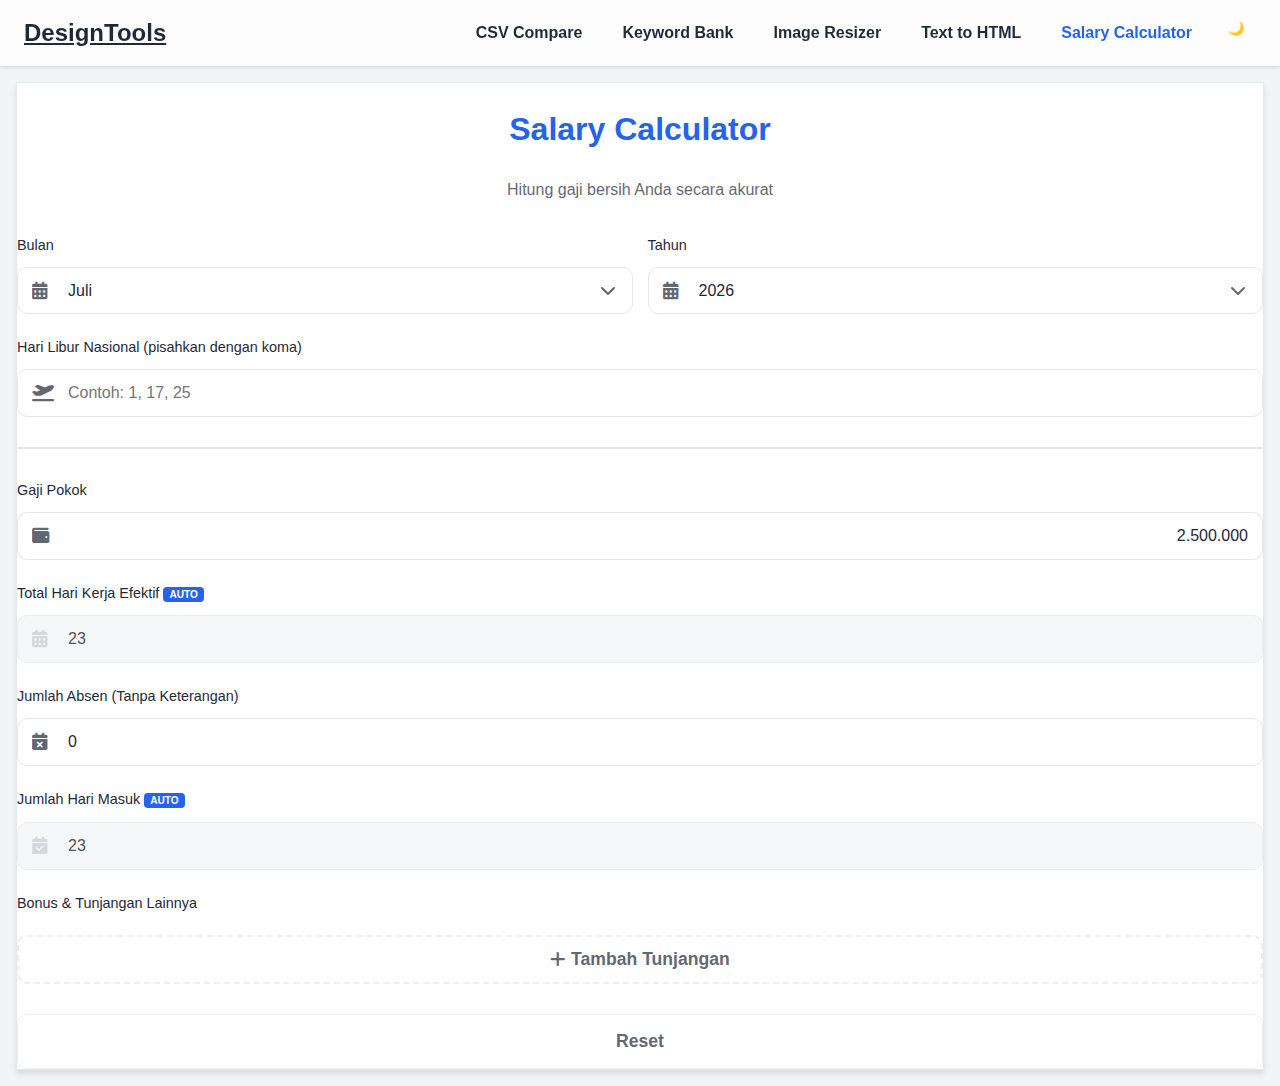
<file: CalculatorGaji.html>
<!DOCTYPE html>
<html lang="id">
<head>
    <meta charset="UTF-8">
    <meta name="viewport" content="width=device-width, initial-scale=1.0">
    <meta name="robots" content="noindex, nofollow, noarchive, nosnippet, noimageindex">
    <title>Salary Calculator - DesignTools</title>
    
    <!-- Tailwind CSS CDN -->
    <script src="https://cdn.tailwindcss.com"></script>
    <link rel="stylesheet" href="css/common.css">
    <script>
        // Tailwind dark mode configuration
        tailwind.config = {
            darkMode: 'class',
        }
    </script>
    
    <!-- Google Fonts: Inter -->
    <link rel="preconnect" href="https://fonts.googleapis.com">
    <link rel="preconnect" href="https://fonts.gstatic.com" crossorigin>
    <link href="https://fonts.googleapis.com/css2?family=Inter:wght@400;500;600;700&display=swap" rel="stylesheet">
    
    <!-- Font Awesome untuk Ikon -->
    <link rel="stylesheet" href="https://cdnjs.cloudflare.com/ajax/libs/font-awesome/6.5.1/css/all.min.css">

    <!-- CSS untuk styling halaman -->
    <style>
        /* Salary Calculator Custom Styles */
        .salary-calculator-container {
            background-color: var(--card-bg);
            border: 1px solid var(--border-color);
            box-shadow: 0 4px 6px var(--shadow-color);
        }

        .salary-form-group {
            margin-bottom: 22px;
            position: relative;
        }
        
        .salary-periode-group {
            display: flex;
            gap: 15px;
        }
        
        .salary-periode-group .salary-form-group {
            flex: 1;
        }

        .salary-form-group label {
            display: block;
            margin-bottom: 10px;
            font-weight: 500;
            color: var(--text-color);
            font-size: 0.9em;
        }
        
        .salary-label-auto {
            display: flex;
            justify-content: space-between;
            align-items: center;
        }
        
        .salary-auto-badge {
            background-color: var(--active-link-color);
            color: white;
            font-size: 0.7em;
            padding: 2px 6px;
            border-radius: 4px;
            font-weight: 600;
        }

        .salary-input-wrapper {
            position: relative;
        }

        .salary-input-wrapper i {
            position: absolute;
            left: 15px;
            top: 50%;
            transform: translateY(-50%);
            color: var(--text-color);
            opacity: 0.7;
            font-size: 1.1em;
            pointer-events: none;
        }

        .salary-input, .salary-select {
            width: 100%;
            padding: 14px 14px 14px 50px;
            background-color: var(--card-bg);
            border: 1px solid var(--border-color);
            border-radius: 10px;
            box-sizing: border-box;
            font-size: 1em;
            color: var(--text-color);
            transition: border-color 0.3s, box-shadow 0.3s;
            font-family: 'Inter', sans-serif;
            -webkit-appearance: none;
            -moz-appearance: none;
            appearance: none;
        }
        
        .salary-input:focus, .salary-select:focus {
            border-color: var(--active-link-color);
            box-shadow: 0 0 0 2px var(--active-link-color);
            opacity: 0.3;
            outline: none;
        }
        
        .salary-select {
            background-image: url("data:image/svg+xml,%3csvg xmlns='http://www.w3.org/2000/svg' viewBox='0 0 16 16'%3e%3cpath fill='none' stroke='%23666' stroke-linecap='round' stroke-linejoin='round' stroke-width='2' d='M2 5l6 6 6-6'/%3e%3c/svg%3e");
            background-repeat: no-repeat;
            background-position: right 1rem center;
            background-size: 1em;
            padding-right: 2.5rem;
        }
        
        .salary-currency-input {
            text-align: right;
            padding-left: 14px;
        }
        
        .salary-input[readonly] {
            background-color: var(--bg-color);
            cursor: not-allowed;
            opacity: 0.8;
        }
        
        /* Styling untuk Tunjangan Dinamis */
        #dynamic-allowances-container .allowance-row {
            display: flex;
            gap: 10px;
            align-items: center;
            margin-bottom: 10px;
        }
        #dynamic-allowances-container .allowance-row input:first-child {
            flex: 1;
            padding-left: 14px;
        }
        #dynamic-allowances-container .allowance-row input:last-of-type {
            flex: 2;
        }
        .remove-allowance-btn {
            background: transparent;
            border: none;
            color: var(--danger-color);
            cursor: pointer;
            font-size: 1.2em;
            padding: 10px;
        }
        #addAllowanceBtn {
            width: 100%;
            padding: 12px;
            background-color: transparent;
            border: 2px dashed var(--border-color);
            color: var(--text-color);
            opacity: 0.7;
            border-radius: 10px;
            font-weight: 600;
            cursor: pointer;
            transition: all 0.3s;
            margin-top: 10px;
        }
        #addAllowanceBtn:hover {
            background-color: var(--border-color);
            color: var(--text-color);
            opacity: 1;
        }

        .salary-button-group {
            display: flex;
            gap: 15px;
            margin-top: 30px;
        }

        .salary-button {
            flex-grow: 1;
            padding: 16px;
            border: none;
            border-radius: 10px;
            font-size: 1.1em;
            font-weight: 600;
            cursor: pointer;
            transition: all 0.3s;
            font-family: 'Inter', sans-serif;
        }

        #btnReset {
            background-color: transparent;
            color: var(--text-color);
            opacity: 0.7;
            border: 1px solid var(--border-color);
        }

        #btnReset:hover {
            background-color: var(--border-color);
            color: var(--text-color);
            opacity: 1;
        }

        .salary-hasil-container {
            margin-top: 35px;
            padding: 25px;
            background-color: var(--bg-color);
            border-radius: 12px;
            display: none;
            animation: fadeIn 0.5s ease-out;
        }
        
        @keyframes fadeIn {
            from { opacity: 0; transform: translateY(10px); }
            to { opacity: 1; transform: translateY(0); }
        }

        .salary-hasil-item {
            display: flex;
            justify-content: space-between;
            align-items: center;
            padding: 15px 0;
            border-bottom: 1px solid var(--border-color);
        }

        .salary-hasil-item:last-child {
            border-bottom: none;
        }

        .salary-hasil-item span:first-child {
            color: var(--text-color);
            opacity: 0.7;
        }

        .salary-hasil-item span:last-child {
            font-weight: 600;
            font-size: 1.1em;
            color: var(--text-color);
        }

        .salary-hasil-total {
            background-color: var(--active-link-color);
            color: white;
            padding: 20px;
            border-radius: 10px;
            margin-top: 15px;
        }
        
        .salary-hasil-item.salary-hasil-total span {
            color: white;
        }
        
        .salary-hasil-total span:last-child {
            font-size: 1.5em;
            font-weight: 700;
        }

        .salary-bonus-color {
            color: var(--success-color);
        }

        .salary-hr {
            border: 1px solid var(--border-color);
            margin: 30px 0;
        }

        #error-message {
            color: var(--danger-color);
            text-align: center;
            margin-top: 20px;
            display: none;
            font-weight: 500;
            min-height: 1.2em;
        }

        @media (max-width: 580px) {
            .salary-periode-group { 
                flex-direction: column; 
                gap: 0;
            }
            .salary-button-group { 
                flex-direction: column; 
            }
        }
    </style>
</head>
<body class="min-h-screen flex flex-col">

    <!-- Navbar -->
    <nav class="main-nav">
        <div class="nav-container">
            <a href="index.html" class="nav-brand">DesignTools</a>
            <div class="nav-links" id="nav-links">
                <a href="csv-compare.html" class="nav-link">CSV Compare</a>
                <a href="keyword-bank.html" class="nav-link">Keyword Bank</a>
                <a href="resize-image.html" class="nav-link">Image Resizer</a>
                <a href="DescriptionGRConverter.html" class="nav-link">Text to HTML</a>
                <a href="CalculatorGaji.html" class="nav-link">Salary Calculator</a>
                <button id="theme-toggle-btn"><span class="theme-icon"></span></button>
            </div>
            <button id="hamburger-btn">
                <span></span>
                <span></span>
                <span></span>
            </button>
        </div>
    </nav>

    <!-- Scroll-to-Top Button -->
    <button id="scroll-to-top-btn">↑</button>

    <div class="flex-1 flex items-center justify-center p-4">
        <div class="salary-calculator-container w-full max-w-lg p-8 rounded-2xl">
        <div class="text-center mb-8">
            <h1 class="text-3xl sm:text-4xl font-bold converter-page-title">Salary Calculator</h1>
            <p class="mt-2 converter-page-subtitle">Hitung gaji bersih Anda secara akurat</p>
        </div>
        
        <form id="salaryForm">
            <!-- Bagian Periode Penggajian -->
            <div class="salary-periode-group">
                <div class="salary-form-group">
                    <label for="pilihBulan">Bulan</label>
                    <div class="salary-input-wrapper">
                        <i class="fa-solid fa-calendar-alt"></i>
                        <select id="pilihBulan" class="salary-select"></select>
                    </div>
                </div>
                <div class="salary-form-group">
                    <label for="pilihTahun">Tahun</label>
                    <div class="salary-input-wrapper">
                         <i class="fa-solid fa-calendar-alt"></i>
                        <select id="pilihTahun" class="salary-select"></select>
                    </div>
                </div>
            </div>
            
            <div class="salary-form-group">
                <label for="hariLibur">Hari Libur Nasional (pisahkan dengan koma)</label>
                <div class="salary-input-wrapper">
                    <i class="fa-solid fa-plane-departure"></i>
                    <input type="text" id="hariLibur" class="salary-input" placeholder="Contoh: 1, 17, 25">
                </div>
            </div>
            
            <hr class="salary-hr">

            <!-- Bagian Input Gaji -->
            <div class="salary-form-group">
                <label for="gajiBulanan">Gaji Pokok</label>
                <div class="salary-input-wrapper">
                    <i class="fa-solid fa-wallet"></i>
                    <input type="text" id="gajiBulanan" class="salary-input salary-currency-input" required>
                </div>
            </div>
            <div class="salary-form-group">
                <label for="hariKerja" class="salary-label-auto">
                    <span>Total Hari Kerja Efektif</span>
                    <span class="salary-auto-badge">AUTO</span>
                </label>
                <div class="salary-input-wrapper">
                    <i class="fa-solid fa-calendar-days"></i>
                    <input type="text" id="hariKerja" class="salary-input" readonly>
                </div>
            </div>
            
            <!-- PERUBAHAN: Mengembalikan Jumlah Absen -->
            <div class="salary-form-group">
                <label for="hariAlpha">Jumlah Absen (Tanpa Keterangan)</label>
                <div class="salary-input-wrapper">
                    <i class="fa-solid fa-calendar-xmark"></i>
                    <input type="text" id="hariAlpha" class="salary-input" placeholder="0" required>
                </div>
            </div>
            
            <!-- PERUBAHAN: Membuat Jumlah Hari Masuk menjadi otomatis -->
            <div class="salary-form-group">
                <label for="hariMasuk" class="salary-label-auto">
                    <span>Jumlah Hari Masuk</span>
                    <span class="salary-auto-badge">AUTO</span>
                </label>
                <div class="salary-input-wrapper">
                    <i class="fa-solid fa-calendar-check"></i>
                    <input type="text" id="hariMasuk" class="salary-input" readonly>
                </div>
            </div>
            
            <!-- Tunjangan Dinamis -->
            <div class="salary-form-group">
                 <label>Bonus & Tunjangan Lainnya</label>
                 <div id="dynamic-allowances-container">
                     <!-- Tunjangan akan ditambahkan di sini oleh JS -->
                 </div>
                 <button type="button" id="addAllowanceBtn" class="salary-button">
                    <i class="fa-solid fa-plus"></i> Tambah Tunjangan
                 </button>
            </div>
            
            <div id="error-message"></div>

            <div class="salary-button-group">
                <button type="button" id="btnReset" class="salary-button">Reset</button>
            </div>
        </form>

        <div id="hasil" class="salary-hasil-container">
            <div class="salary-hasil-item">
                <span>Gaji Per Hari</span>
                <span id="hasilGajiPerHari"></span>
            </div>
            <div class="salary-hasil-item">
                <span>Gaji Pokok Diterima (Pro-rata)</span>
                <span id="hasilGajiProrata"></span>
            </div>
            <div class="salary-hasil-item">
                <span>Total Tunjangan</span>
                <span id="hasilBonus" class="salary-bonus-color"></span>
            </div>
            <div class="salary-hasil-item salary-hasil-total">
                <span>Gaji Bersih Diterima</span>
                <span id="hasilTotalGaji"></span>
            </div>
        </div>
    </div>
    </div>

    <script>
        document.addEventListener('DOMContentLoaded', function() {
            // Mengambil elemen-elemen DOM
            const form = document.getElementById('salaryForm');
            const bulanEl = document.getElementById('pilihBulan');
            const tahunEl = document.getElementById('pilihTahun');
            const hariLiburEl = document.getElementById('hariLibur');
            const gajiBulananEl = document.getElementById('gajiBulanan');
            const hariKerjaEl = document.getElementById('hariKerja');
            const hariAlphaEl = document.getElementById('hariAlpha'); // PERUBAHAN: Dikembalikan
            const hariMasukEl = document.getElementById('hariMasuk'); // PERUBAHAN: Sekarang readonly
            const errorMessageEl = document.getElementById('error-message');
            const hasilContainer = document.getElementById('hasil');
            const btnReset = document.getElementById('btnReset');
            const addAllowanceBtn = document.getElementById('addAllowanceBtn');
            const allowancesContainer = document.getElementById('dynamic-allowances-container');

            // --- FUNGSI FORMATTING DAN PARSING ---
            function formatCurrency(element) {
                let value = element.value.replace(/[^0-9]/g, '');
                element.value = value ? parseInt(value, 10).toLocaleString('id-ID') : '';
            }
            
            function parseCurrency(value) {
                return parseFloat(value.replace(/[^0-9]/g, '')) || 0;
            }

            function formatRupiah(angka) {
                if (isNaN(angka)) return 'Rp 0';
                return 'Rp ' + Math.round(angka).toLocaleString('id-ID');
            }

            // --- INISIALISASI ---
            function initializeApp() {
                const namaBulan = ["Januari", "Februari", "Maret", "April", "Mei", "Juni", "Juli", "Agustus", "September", "Oktober", "November", "Desember"];
                namaBulan.forEach((bulan, index) => {
                    bulanEl.add(new Option(bulan, index));
                });

                const tahunSekarang = new Date().getFullYear();
                for (let i = tahunSekarang - 5; i <= tahunSekarang + 5; i++) {
                    tahunEl.add(new Option(i, i));
                }
                
                bulanEl.value = new Date().getMonth();
                tahunEl.value = tahunSekarang;

                gajiBulananEl.value = "2500000";
                formatCurrency(gajiBulananEl);

                hitungHariKerja();
            }

            // --- FUNGSI PERHITUNGAN UTAMA ---
            function hitungHariKerja() {
                const bulan = parseInt(bulanEl.value);
                const tahun = parseInt(tahunEl.value);
                const liburInput = hariLiburEl.value.split(',').map(tgl => parseInt(tgl.trim())).filter(tgl => !isNaN(tgl));
                
                let jumlahHariKerja = 0;
                const jumlahHariDiBulan = new Date(tahun, bulan + 1, 0).getDate();

                for (let hari = 1; hari <= jumlahHariDiBulan; hari++) {
                    const tanggal = new Date(tahun, bulan, hari);
                    const hariDalamMinggu = tanggal.getDay(); // 0 = Minggu, 6 = Sabtu
                    const bukanAkhirPekan = hariDalamMinggu !== 0 && hariDalamMinggu !== 6;
                    const bukanLiburNasional = !liburInput.includes(hari);
                    if (bukanAkhirPekan && bukanLiburNasional) {
                        jumlahHariKerja++;
                    }
                }
                hariKerjaEl.value = jumlahHariKerja;
                hariAlphaEl.value = 0; // Reset absen ke 0
                hariMasukEl.value = jumlahHariKerja; // Hari masuk = hari kerja efektif
            }

            function calculateSalary() {
                hideError();
                
                if (!hariKerjaEl.value) hitungHariKerja();

                const gajiBulanan = parseCurrency(gajiBulananEl.value);
                const hariKerja = parseFloat(hariKerjaEl.value) || 0;
                const hariAlpha = parseFloat(hariAlphaEl.value) || 0;
                
                // PERUBAHAN: Hari masuk dihitung dari hari kerja - absen
                const hariMasuk = hariKerja - hariAlpha;
                hariMasukEl.value = hariMasuk < 0 ? 0 : hariMasuk;
                
                let totalTunjangan = 0;
                const allowanceInputs = allowancesContainer.querySelectorAll('.allowance-amount');
                allowanceInputs.forEach(input => {
                    totalTunjangan += parseCurrency(input.value);
                });

                // Validasi
                if (gajiBulanan <= 0) return;
                if (hariAlpha < 0) { showError('Input tidak boleh bernilai negatif.'); return; }
                if (hariKerja > 0 && hariAlpha > hariKerja) { showError('Jumlah absen tidak boleh melebihi hari kerja efektif.'); return; }

                // Perhitungan
                const gajiPerHari = hariKerja > 0 ? (gajiBulanan / hariKerja) : 0;
                const gajiProrata = gajiPerHari * hariMasuk;
                const totalGaji = gajiProrata + totalTunjangan;

                // Tampilkan hasil
                document.getElementById('hasilGajiPerHari').textContent = formatRupiah(gajiPerHari);
                document.getElementById('hasilGajiProrata').textContent = formatRupiah(gajiProrata);
                document.getElementById('hasilBonus').textContent = `+ ${formatRupiah(totalTunjangan)}`;
                document.getElementById('hasilTotalGaji').textContent = formatRupiah(totalGaji);
                
                hasilContainer.style.display = 'block';
            }
            
            // --- FUNGSI UI & EVENT HANDLER ---
            function showError(message) {
                errorMessageEl.textContent = message;
                errorMessageEl.style.display = 'block';
                hasilContainer.style.display = 'none';
            }

            function hideError() {
                errorMessageEl.textContent = '';
                errorMessageEl.style.display = 'none';
            }

            function addAllowanceRow() {
                const row = document.createElement('div');
                row.className = 'allowance-row';
                row.innerHTML = `
                    <input type="text" placeholder="Nama Tunjangan" class="allowance-name salary-input">
                    <input type="text" placeholder="Jumlah" class="allowance-amount salary-input salary-currency-input">
                    <button type="button" class="remove-allowance-btn"><i class="fa-solid fa-trash"></i></button>
                `;
                allowancesContainer.appendChild(row);
                const newAmountInput = row.querySelector('.allowance-amount');
                newAmountInput.addEventListener('input', () => {
                    formatCurrency(newAmountInput);
                    calculateSalary();
                });
            }

            // --- EVENT LISTENERS ---
            btnReset.addEventListener('click', function() {
                form.reset();
                allowancesContainer.innerHTML = '';
                bulanEl.value = new Date().getMonth();
                tahunEl.value = new Date().getFullYear();
                hideError();
                hasilContainer.style.display = 'none';
                initializeApp();
            });
            
            addAllowanceBtn.addEventListener('click', addAllowanceRow);
            
            allowancesContainer.addEventListener('click', function(e) {
                if (e.target.closest('.remove-allowance-btn')) {
                    e.target.closest('.allowance-row').remove();
                    calculateSalary();
                }
            });

            // PERUBAHAN: Menambahkan hariAlphaEl ke dalam list
            [bulanEl, tahunEl, hariLiburEl, gajiBulananEl, hariAlphaEl].forEach(el => {
                el.addEventListener('input', () => {
                    if (el.classList.contains('salary-currency-input')) formatCurrency(el);
                    if (['pilihBulan', 'pilihTahun', 'hariLibur'].includes(el.id)) {
                        hitungHariKerja();
                    }
                    if (gajiBulananEl.value) calculateSalary();
                    else hasilContainer.style.display = 'none';
                });
            });

            // Jalankan inisialisasi
            initializeApp();
        });
    </script>

    <!-- Load common.js for theme and navbar functionality -->
    <script src="js/common.js"></script>

</body>
</html>
</file>
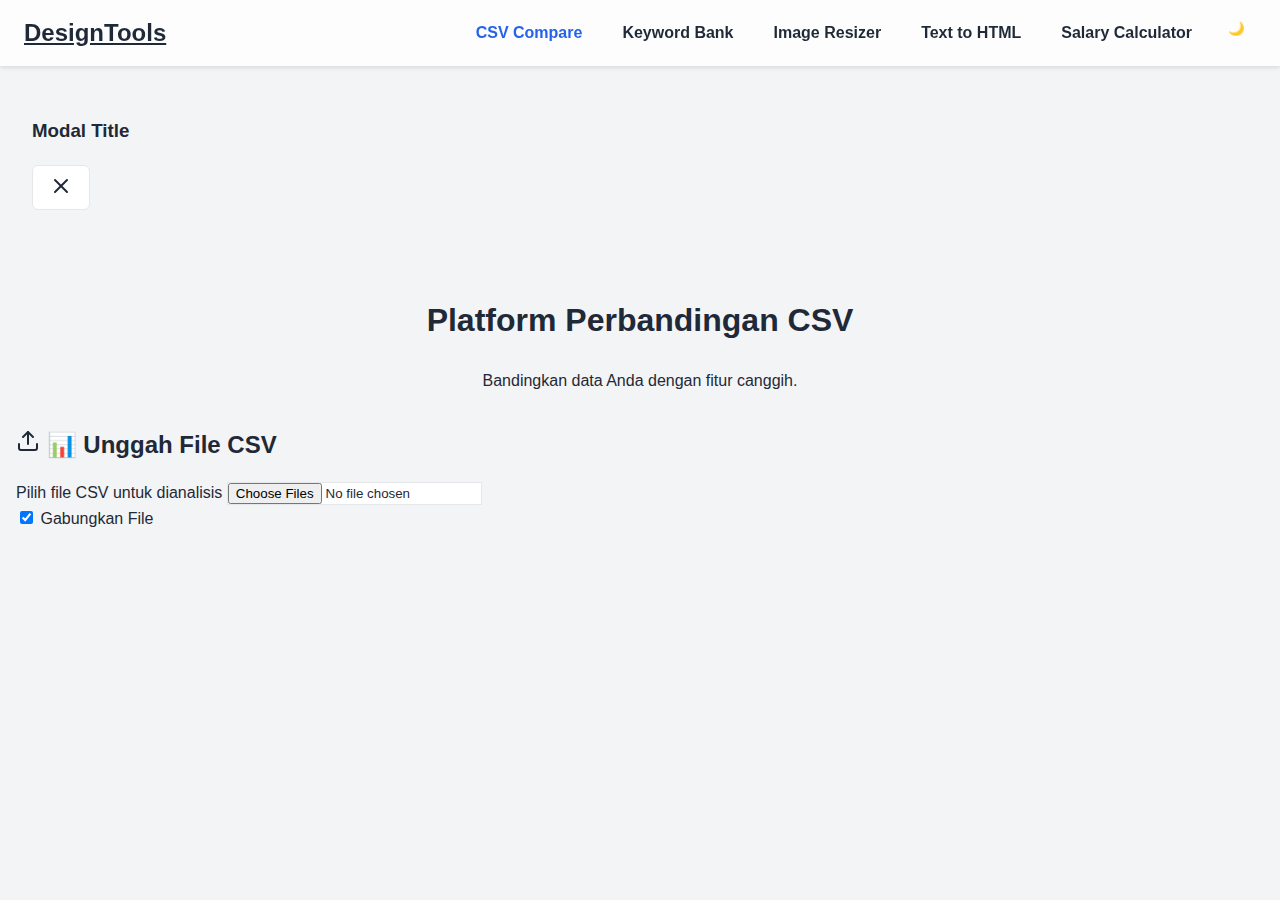
<file: csv-compare.html>
<!DOCTYPE html>
<html lang="en">
<head>
    <meta charset="UTF-8">
    <meta name="viewport" content="width=device-width, initial-scale=1.0">
    <meta name="robots" content="noindex, nofollow, noarchive, nosnippet, noimageindex">
    <title>CSV Analysis Platform</title>
    <!-- Tailwind CSS for styling -->
    <script src="https://cdn.tailwindcss.com"></script>
    <!-- Chart.js for data visualization -->
    <script src="https://cdn.jsdelivr.net/npm/chart.js"></script>
    <script src="https://cdn.jsdelivr.net/npm/chartjs-plugin-zoom@2.0.1/dist/chartjs-plugin-zoom.min.js"></script>
    <!-- Custom Stylesheet -->
    <link rel="stylesheet" href="css/analytics.css">
    <link rel="stylesheet" href="css/common.css">
    <script>
        // Tailwind dark mode configuration
        tailwind.config = {
            darkMode: 'class',
        }
    </script>
</head>
<body class="min-h-screen">

    <!-- Navbar -->
    <nav class="main-nav">
        <div class="nav-container">
            <a href="index.html" class="nav-brand">DesignTools</a>
            <div class="nav-links" id="nav-links">
                <a href="csv-compare.html" class="nav-link active">CSV Compare</a>
                <a href="keyword-bank.html" class="nav-link">Keyword Bank</a>
                <a href="resize-image.html" class="nav-link">Image Resizer</a>
                <a href="DescriptionGRConverter.html" class="nav-link">Text to HTML</a>
                <a href="CalculatorGaji.html" class="nav-link">Salary Calculator</a>
                <button id="theme-toggle-btn" title="Toggle Dark/Light Mode" aria-label="Toggle Dark/Light Mode">
                    <span class="theme-icon"></span>
                </button>
            </div>
            <button id="hamburger-btn" title="Toggle Navigation Menu" aria-label="Toggle Navigation Menu">
                <span></span>
                <span></span>
                <span></span>
            </button>
        </div>
    </nav>

    <!-- Scroll-to-Top Button -->
    <button id="scroll-to-top-btn">↑</button>

    <!-- Modal Container -->
    <div id="modal-container" class="fixed inset-0 bg-black bg-opacity-50 z-50 flex justify-center items-center p-4 hidden">
        <div class="bg-white dark:bg-gray-800 rounded-lg shadow-xl w-full max-w-2xl max-h-[80vh] flex flex-col">
            <div class="flex justify-between items-center p-4 border-b dark:border-gray-700">
                <h3 id="modal-title" class="text-xl font-semibold">Modal Title</h3>
                <button id="modal-close-button" title="Close Modal" aria-label="Close Modal" class="text-gray-400 hover:text-gray-600 dark:hover:text-gray-300">
                    ✕
                </button>
            </div>
            <div class="p-6 overflow-y-auto">
                <ul id="modal-list" class="list-disc list-inside space-y-2">
                    <!-- Modal content will be injected here -->
                </ul>
            </div>
        </div>
    </div>

    <!-- Main Content -->
    <div class="container mx-auto p-4 sm:p-6 lg:p-8">
        <header class="flex flex-col items-center text-center mb-8">
            <h1 class="text-4xl font-bold mb-2">Platform Perbandingan CSV</h1>
            <p class="text-lg mt-2">Bandingkan data Anda dengan fitur canggih.</p>
        </header>

        <!-- File Upload Section -->
        <div class="bg-white dark:bg-gray-800 p-6 rounded-2xl shadow-lg border border-gray-200 dark:border-gray-700 mb-8">
            <div class="grid grid-cols-1 md:grid-cols-2 gap-6 items-center">
                <div>
                    <h2 id="upload-header" class="text-2xl font-semibold mb-4 flex items-center">
                        📊 Unggah File CSV
                    </h2>
                    <label for="file-input" class="sr-only">Pilih file CSV untuk dianalisis</label>
                    <input type="file" id="file-input" multiple accept=".csv" 
                           title="Pilih file CSV untuk dianalisis" 
                           aria-label="Pilih file CSV untuk dianalisis"
                           class="text-sm text-gray-500 dark:text-gray-400 file:mr-4 file:py-2 file:px-4 file:rounded-full file:border-0 file:text-sm file:font-semibold file:bg-indigo-50 file:text-indigo-700 hover:file:bg-indigo-100 dark:file:bg-indigo-900/50 dark:file:text-indigo-300 dark:hover:file:bg-indigo-900"/>
                </div>
                <div class="flex items-center justify-end space-x-4">
                     <div class="flex items-center">
                        <input type="checkbox" id="merge-files-checkbox" class="h-4 w-4 text-indigo-600 border-gray-300 rounded focus:ring-indigo-500" checked>
                        <label for="merge-files-checkbox" class="ml-2 text-sm text-gray-700 dark:text-gray-300">Gabungkan File</label>
                    </div>
                </div>
            </div>
            <div id="message-area" class="mt-4 hidden p-4 bg-red-100 dark:bg-red-900/20 border border-red-200 dark:border-red-800 text-red-700 dark:text-red-300 rounded-md" role="alert">
                <!-- Messages will be displayed here -->
            </div>
        </div>

        <!-- Dynamic Content Area -->
        <div id="content-area" class="hidden">
            <div class="border-b border-gray-200 dark:border-gray-700 mb-6">
                <nav id="tabs-nav" class="-mb-px flex space-x-8" aria-label="Tabs">
                    <!-- Tabs will be injected here -->
                </nav>
            </div>

            <div class="bg-white dark:bg-gray-800 p-6 rounded-2xl shadow-lg border border-gray-200 dark:border-gray-700">
                <!-- Tab Content Panels -->
                <div id="summary-tab-content" class="tab-content"></div>
                <div id="details-tab-content" class="tab-content hidden"></div>
                <div id="unpopular-tab-content" class="tab-content hidden"></div>
                <div id="settings-tab-content" class="tab-content hidden"></div>
            </div>
        </div>
    </div>

    <!-- Main Script -->
    <script src="js/csv-compare.js"></script>
    <script src="js/common.js"></script>
</body>
</html>
</file>
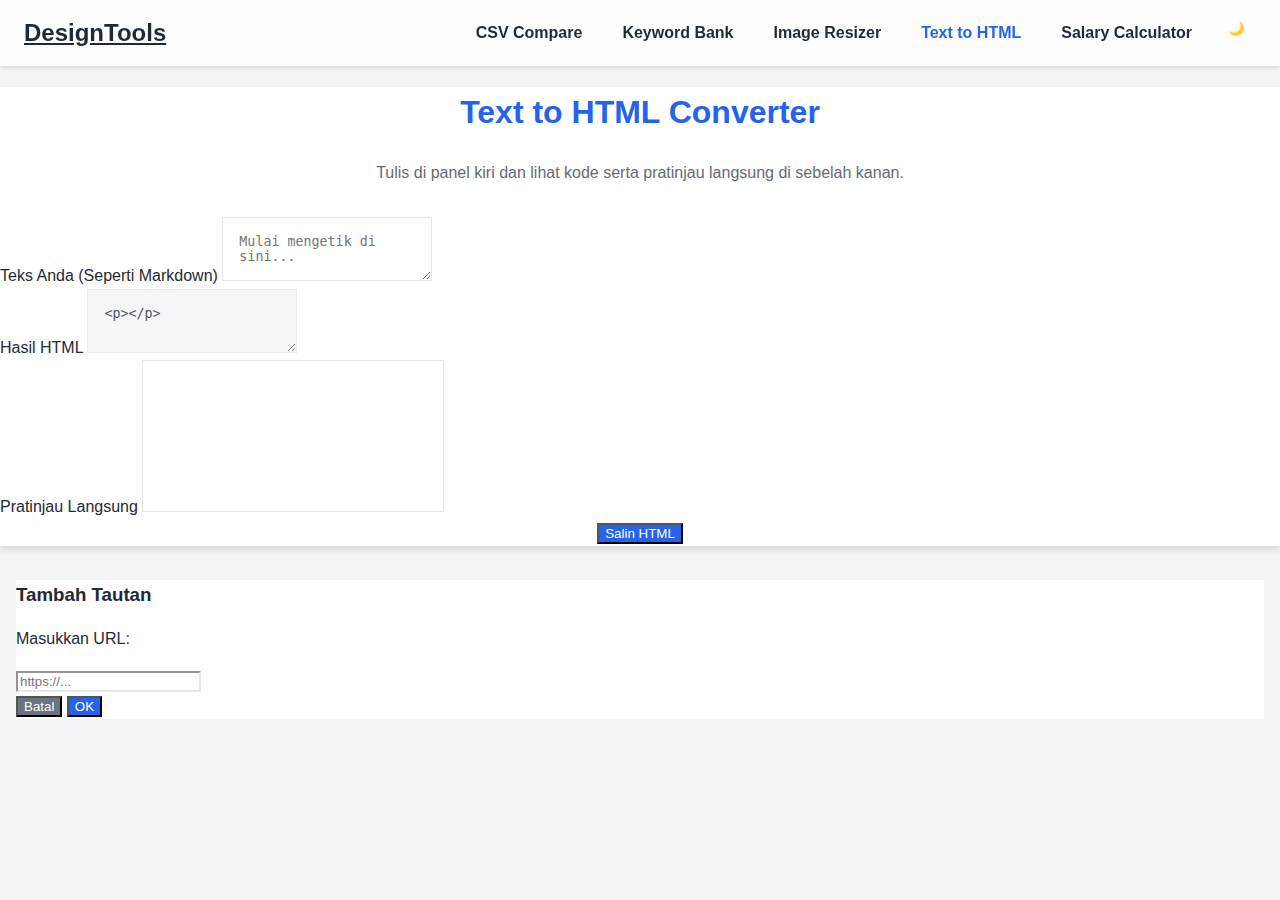
<file: DescriptionGRConverter.html>
<!DOCTYPE html>
<html lang="id">
<head>
    <meta charset="UTF-8">
    <meta name="viewport" content="width=device-width, initial-scale=1.0">
    <meta name="robots" content="noindex, nofollow, noarchive, nosnippet, noimageindex">
    <title>Text to HTML Converter - DesignTools</title>
    <!-- Tailwind CSS CDN -->
    <script src="https://cdn.tailwindcss.com"></script>
    <link rel="stylesheet" href="css/common.css">
    <script>
        // Tailwind dark mode configuration
        tailwind.config = {
            darkMode: 'class',
        }
    </script>
    <style>
        /* Menggunakan font yang umum dan mudah dibaca seperti Inter */
        @import url('https://fonts.googleapis.com/css2?family=Inter:wght@400;500;600;700&display=swap');
    </style>
</head>
<body class="min-h-screen flex flex-col">

    <!-- Navbar -->
    <nav class="main-nav">
        <div class="nav-container">
            <a href="index.html" class="nav-brand">DesignTools</a>
            <div class="nav-links" id="nav-links">
                <a href="csv-compare.html" class="nav-link">CSV Compare</a>
                <a href="keyword-bank.html" class="nav-link">Keyword Bank</a>
                <a href="resize-image.html" class="nav-link">Image Resizer</a>
                <a href="DescriptionGRConverter.html" class="nav-link">Text to HTML</a>
                <a href="CalculatorGaji.html" class="nav-link">Salary Calculator</a>
                <button id="theme-toggle-btn"><span class="theme-icon"></span></button>
            </div>
            <button id="hamburger-btn">
                <span></span>
                <span></span>
                <span></span>
            </button>
        </div>
    </nav>

    <!-- Scroll-to-Top Button -->
    <button id="scroll-to-top-btn">↑</button>

    <main class="converter-container flex-1 w-full max-w-7xl mx-auto p-6 sm:p-8 my-8 rounded-2xl border">
        
        <!-- Bagian Header -->
        <div class="text-center mb-8">
            <h1 class="text-3xl sm:text-4xl font-bold converter-page-title">Text to HTML Converter</h1>
            <p class="mt-2 converter-page-subtitle">Tulis di panel kiri dan lihat kode serta pratinjau langsung di sebelah kanan.</p>
        </div>

        <!-- Grid Konverter -->
        <div class="grid grid-cols-1 lg:grid-cols-3 gap-6">
            
            <!-- Kolom Input -->
            <div class="flex flex-col">
                <label for="markdown-input" class="block text-sm font-medium mb-2 converter-label">Teks Anda (Seperti Markdown)</label>
                <textarea 
                    id="markdown-input"
                    class="converter-textarea w-full h-96 p-4 border rounded-lg shadow-sm focus:outline-none transition duration-200 resize-none flex-grow"
                    placeholder="Mulai mengetik di sini...

**Ini adalah teks tebal**

*Ini adalah teks miring*

- Item daftar pertama
- Item daftar kedua

---

[Ini adalah tautan ke Google](https://www.google.com)

Paragraf baru setelah pemisah."
                ></textarea>
            </div>

            <!-- Kolom Output -->
            <div class="flex flex-col">
                <label for="html-output" class="block text-sm font-medium mb-2 converter-label">Hasil HTML</label>
                <textarea 
                    id="html-output"
                    readonly
                    class="converter-textarea w-full h-96 p-4 border rounded-lg shadow-sm focus:outline-none transition duration-200 resize-none flex-grow"
                    placeholder="Output HTML akan muncul di sini..."
                ></textarea>
            </div>

            <!-- Kolom Pratinjau -->
            <div class="flex flex-col">
                <label for="preview-frame" class="block text-sm font-medium mb-2 converter-label">Pratinjau Langsung</label>
                <iframe 
                    id="preview-frame"
                    class="w-full h-96 flex-grow"
                    title="Live Preview"
                ></iframe>
            </div>
        </div>

        <!-- Tombol Aksi -->
        <div class="mt-6 text-center">
            <button id="copy-button" class="converter-button font-semibold py-3 px-8 rounded-lg shadow-md focus:outline-none focus:ring-4 transition-all duration-300 transform hover:scale-105">
                Salin HTML
            </button>
        </div>

    </main>

    <!-- Modal untuk Tambah Tautan -->
    <div id="link-modal" class="fixed inset-0 bg-black bg-opacity-50 flex items-center justify-center p-4 hidden transition-opacity duration-300">
        <div class="modal-content p-6 rounded-lg shadow-xl w-full max-w-sm transform transition-all duration-300 scale-95 border">
            <h3 class="text-lg font-medium mb-4">Tambah Tautan</h3>
            <p class="text-sm mb-2 opacity-70" for="url-input">Masukkan URL:</p>
            <input type="url" id="url-input" class="modal-input w-full p-2 border rounded-md focus:outline-none transition-colors" placeholder="https://...">
            <div class="mt-6 flex justify-end space-x-3">
                <button id="cancel-link-button" class="modal-cancel-button px-4 py-2 rounded-md transition-colors">Batal</button>
                <button id="confirm-link-button" class="converter-button px-4 py-2 rounded-md transition-colors">OK</button>
            </div>
        </div>
    </div>


    <script>
        // Referensi Elemen DOM
        const markdownInput = document.getElementById('markdown-input');
        const htmlOutput = document.getElementById('html-output');
        const copyButton = document.getElementById('copy-button');
        const previewFrame = document.getElementById('preview-frame');
        
        // Referensi Modal
        const linkModal = document.getElementById('link-modal');
        const urlInput = document.getElementById('url-input');
        const confirmLinkButton = document.getElementById('confirm-link-button');
        const cancelLinkButton = document.getElementById('cancel-link-button');
        
        // Variabel untuk menyimpan posisi seleksi
        let selectionStart = 0;
        let selectionEnd = 0;

        /**
         * Mengonversi teks seperti markdown menjadi HTML terstruktur.
         * @param {string} text - Teks input dari textarea.
         * @returns {string} - String HTML yang telah dikonversi.
         */
        function convertTextToHtml(text) {
            let processedText = text.trim();

            // Aturan: Konversi Tautan [teks](url) menjadi <a href="url">teks</a>
            processedText = processedText.replace(/\[(.*?)\]\((.*?)\)/g, '<a href="$2" target="_blank" rel="noopener noreferrer">$1</a>');

            const blocks = processedText.split(/\n\s*\n/);

            const processedBlocks = blocks.map(block => {
                if (/^-{3,}$/.test(block)) return '<hr />';
                if (block.startsWith('- ')) {
                    const listItems = block.split('\n').map(item => `    <li>${item.substring(2).trim()}</li>`).join('\n');
                    return `<ul>\n${listItems}\n</ul>`;
                }
                if (!block.startsWith('<')) return `<p>${block.replace(/\n/g, '<br>')}</p>`;
                return block;
            });

            let html = processedBlocks.join('\n\n');
            html = html.replace(/\*\*(.*?)\*\*/g, '<strong>$1</strong>');
            html = html.replace(/\*(.*?)\*/g, '<em>$1</em>');

            return html;
        }

        /**
         * Memperbarui output HTML dan pratinjau langsung.
         */
        function updateOutput() {
            const convertedHtml = convertTextToHtml(markdownInput.value);
            htmlOutput.value = convertedHtml;

            // Deteksi tema saat ini
            const isDarkMode = document.body.classList.contains('dark');
            
            // Warna untuk tema terang
            const lightColors = {
                background: '#ffffff',
                text: '#334155',
                link: '#2563eb',
                border: '#e2e8f0'
            };
            
            // Warna untuk tema gelap
            const darkColors = {
                background: '#1f2937',
                text: '#f9fafb',
                link: '#60a5fa',
                border: '#374151'
            };
            
            const colors = isDarkMode ? darkColors : lightColors;

            const previewContent = `
                <!DOCTYPE html><html><head><style>
                    body { 
                        font-family: -apple-system, BlinkMacSystemFont, "Segoe UI", Roboto, Helvetica, Arial, sans-serif; 
                        padding: 1rem; 
                        color: ${colors.text}; 
                        background-color: ${colors.background}; 
                        line-height: 1.6; 
                        margin: 0;
                    }
                    a { 
                        color: ${colors.link}; 
                        text-decoration: none; 
                    } 
                    a:hover { 
                        text-decoration: underline; 
                    }
                    hr { 
                        border: none; 
                        border-top: 1px solid ${colors.border}; 
                        margin: 1rem 0; 
                    }
                    ul { 
                        padding-left: 20px; 
                    } 
                    p { 
                        margin: 0 0 1em 0; 
                    } 
                    strong { 
                        font-weight: 600; 
                        color: ${colors.text};
                    }
                    em {
                        color: ${colors.text};
                    }
                </style></head><body>${convertedHtml}</body></html>`;
            previewFrame.srcdoc = previewContent;
        }

        // --- Logika untuk Modal Tautan Otomatis ---

        // Tampilkan modal saat teks diseleksi
        markdownInput.addEventListener('mouseup', (e) => {
            // Sedikit penundaan untuk memastikan posisi seleksi sudah final
            setTimeout(() => {
                const start = markdownInput.selectionStart;
                const end = markdownInput.selectionEnd;
                if (start !== end) {
                    selectionStart = start;
                    selectionEnd = end;
                    linkModal.classList.remove('hidden');
                    // Tampilkan animasi
                    linkModal.querySelector('div').classList.remove('scale-95');
                    urlInput.value = 'https://';
                    urlInput.focus();
                    urlInput.select();
                }
            }, 50);
        });
        
        function hideModal() {
            linkModal.querySelector('div').classList.add('scale-95');
            linkModal.classList.add('hidden');
        }

        // Fungsi untuk menerapkan tautan
        function applyLink() {
            const selectedText = markdownInput.value.substring(selectionStart, selectionEnd);
            const url = urlInput.value.trim();

            if (url && url !== 'https://' && selectedText) {
                const newText = `[${selectedText}](${url})`;
                const before = markdownInput.value.substring(0, selectionStart);
                const after = markdownInput.value.substring(selectionEnd);
                markdownInput.value = before + newText + after;
                
                updateOutput();
                markdownInput.focus();
                // Atur kursor setelah teks yang baru disisipkan
                markdownInput.setSelectionRange(selectionStart + newText.length, selectionStart + newText.length);
            }
            hideModal();
        }

        confirmLinkButton.addEventListener('click', applyLink);
        cancelLinkButton.addEventListener('click', hideModal);
        
        // Izinkan menekan Enter di input URL untuk konfirmasi
        urlInput.addEventListener('keydown', (e) => {
            if (e.key === 'Enter') {
                e.preventDefault();
                applyLink();
            }
            if (e.key === 'Escape') {
                hideModal();
            }
        });


        // Event Listener: Konversi teks saat ada input
        markdownInput.addEventListener('input', updateOutput);

        // Event Listener: Update pratinjau saat tema berubah
        const observer = new MutationObserver((mutations) => {
            mutations.forEach((mutation) => {
                if (mutation.type === 'attributes' && mutation.attributeName === 'class') {
                    // Tema berubah, update pratinjau
                    updateOutput();
                }
            });
        });
        
        // Observasi perubahan class pada body (untuk deteksi tema)
        observer.observe(document.body, {
            attributes: true,
            attributeFilter: ['class']
        });

        // Event Listener: Salin HTML ke clipboard
            copyButton.addEventListener('click', () => {
            if (!htmlOutput.value) return;
            const tempTextArea = document.createElement('textarea');
            tempTextArea.value = htmlOutput.value;
            document.body.appendChild(tempTextArea);
            tempTextArea.select();
            try {
                document.execCommand('copy');
                copyButton.textContent = 'Tersalin!';
                copyButton.classList.remove('converter-button');
                copyButton.classList.add('converter-button', 'success');
                setTimeout(() => {
                    copyButton.textContent = 'Salin HTML';
                    copyButton.classList.remove('success');
                }, 2000);
            } catch (err) {
                console.error('Gagal menyalin teks: ', err);
            } finally {
                document.body.removeChild(tempTextArea);
            }
        });

        // Lakukan konversi awal
        updateOutput();
    </script>

    <!-- Load common.js for theme and navbar functionality -->
    <script src="js/common.js"></script>

</body>
</html>
</file>
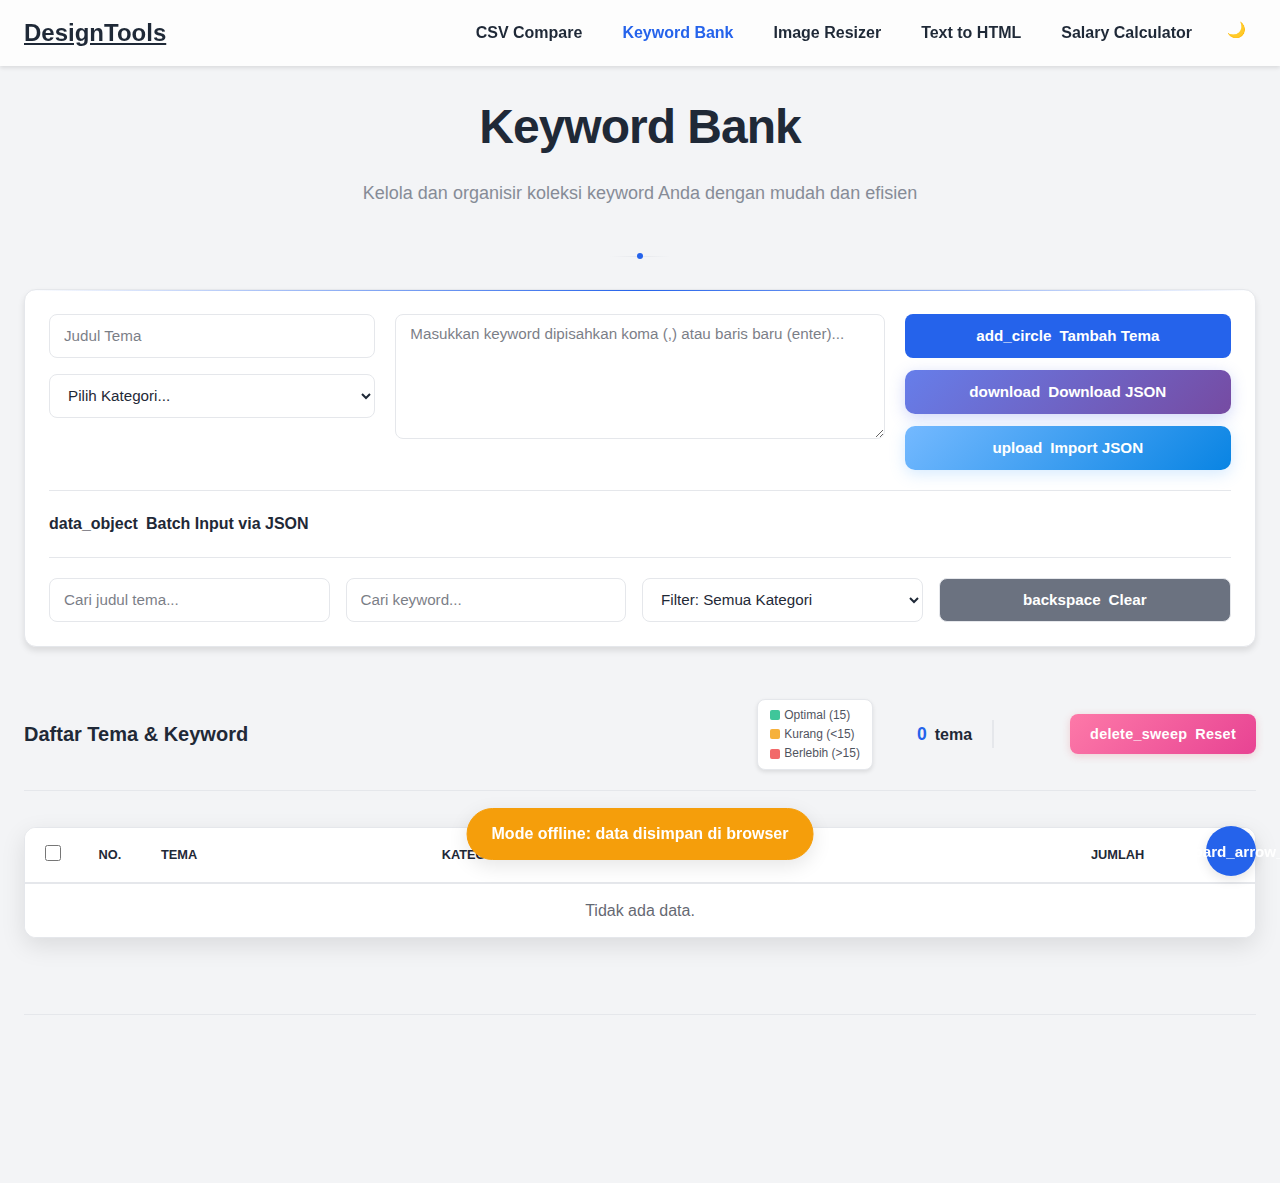
<file: keyword-bank.html>
<!DOCTYPE html>
<html lang="id">
<head>
  <meta charset="UTF-8" />
  <title>Keyword Bank - Final Version</title>
  <meta name="viewport" content="width=device-width, initial-scale=1" />
  <meta name="robots" content="noindex, nofollow, noarchive, nosnippet, noimageindex">
  <!-- Tailwind CSS for navbar -->
  <script src="https://cdn.tailwindcss.com"></script>
  <link rel="preconnect" href="https://fonts.googleapis.com">
  <link rel="preconnect" href="https://fonts.gstatic.com" crossorigin>
  <link href="https://fonts.googleapis.com/css2?family=Plus+Jakarta+Sans:wght@400;600;700&display=swap" rel="stylesheet">
  <link rel="stylesheet" href="https://fonts.googleapis.com/css2?family=Material+Symbols+Outlined:opsz,wght,FILL,GRAD@24,400,0,0" />
  <link rel="stylesheet" href="css/keyword-bank.css">
  <link rel="stylesheet" href="css/common.css">
  
  <!-- Supabase Client Library -->
  <script src="https://cdn.jsdelivr.net/npm/@supabase/supabase-js@2"></script>
  
  <!-- Supabase Configuration -->
  <script src="js/config.js"></script>
  
  <script>
    // Tailwind dark mode configuration
    tailwind.config = {
        darkMode: 'class',
    }
  </script>
</head>
<body>
  <!-- Navbar -->
  <nav class="main-nav">
      <div class="nav-container">
          <a href="index.html" class="nav-brand">DesignTools</a>
          <div class="nav-links" id="nav-links">
              <a href="csv-compare.html" class="nav-link">CSV Compare</a>
              <a href="keyword-bank.html" class="nav-link active">Keyword Bank</a>
              <a href="resize-image.html" class="nav-link">Image Resizer</a>
              <a href="DescriptionGRConverter.html" class="nav-link">Text to HTML</a>
              <a href="CalculatorGaji.html" class="nav-link">Salary Calculator</a>
              <button id="theme-toggle-btn" title="Toggle Dark/Light Mode" aria-label="Toggle Dark/Light Mode"><span class="theme-icon"></span></button>
          </div>
          <button id="hamburger-btn">
              <span></span>
              <span></span>
              <span></span>
          </button>
      </div>
  </nav>

  <!-- Scroll-to-Top Button -->
  <button id="scroll-to-top-btn">↑</button>

  <main class="container">
    
    <div class="title-section simple">
      <h1>Keyword Bank</h1>
      <p class="subtitle">Kelola dan organisir koleksi keyword Anda dengan mudah dan efisien</p>
    </div>
    <div class="section-divider"></div>
    
    
    <div class="controls-wrapper">
        <div class="main-controls-grid">
            <div class="input-group">
                <input type="text" id="themeInput" placeholder="Judul Tema" autocomplete="off" />
                <div class="input-row">
                    <select id="categorySelect">
                        <option value="" disabled selected>Pilih Kategori...</option>
                        <option value="Graphic Template">Graphic Template</option>
                        <option value="Presentation">Presentation</option>
                        <option value="Social Media">Social Media</option>
                        <option value="custom">-- Kategori Lain --</option>
                    </select>
                    <input type="text" id="customCategoryInput" placeholder="Kategori Custom..." class="hidden">
                </div>
            </div>

            <textarea id="keywordInput" placeholder="Masukkan keyword dipisahkan koma (,) atau baris baru (enter)..." autocomplete="off"></textarea>
            
            <div class="actions-group">
                <button id="addThemeBtn" type="button">
                    <span class="material-symbols-outlined">add_circle</span>Tambah Tema
                </button>
                <button id="downloadBtn" type="button" class="btn-primary">
                    <span class="material-symbols-outlined">download</span>Download JSON
                </button>
                <button id="importBtn" type="button" class="btn-secondary">
                    <span class="material-symbols-outlined">upload</span>Import JSON
                </button>
                <input type="file" id="fileInput" accept=".json" class="hidden" />
            </div>
        </div>

        <details class="batch-section">
            <summary class="batch-title">
                <span class="material-symbols-outlined">data_object</span>
                <span>Batch Input via JSON</span>
            </summary>
            <div class="batch-content">
                <textarea id="batchJsonInput" placeholder="Tempelkan array JSON Anda di sini..."></textarea>
                <button id="addBatchBtn" type="button">Tambah dari JSON</button>
            </div>
        </details>
        
        <div class="search-group">
            <input type="text" id="searchTheme" placeholder="Cari judul tema..." autocomplete="off" />
            <input type="text" id="searchKeyword" placeholder="Cari keyword..." autocomplete="off" />
            <select id="sortSelect">
                <option value="all">Filter: Semua Kategori</option>
                <option value="latest">Filter: Terbaru</option>
            </select>
            <button id="clearSearchBtn" type="button" class="secondary" title="Bersihkan Pencarian">
              <span class="material-symbols-outlined">backspace</span>Clear
            </button>
        </div>
    </div>
    
    <section class="table-section">
      <div class="section-header">
        <h2>Daftar Tema & Keyword</h2>
        <div class="section-actions">
          <div class="keyword-legend">
            <small>
              <span class="legend-item"><span class="legend-color optimal"></span>Optimal (15)</span>
              <span class="legend-item"><span class="legend-color low"></span>Kurang (&lt;15)</span>
              <span class="legend-item"><span class="legend-color high"></span>Berlebih (&gt;15)</span>
            </small>
          </div>
          <div class="total-counter">
            <span id="totalThemes">0</span>
            <span>tema</span>
          </div>
          <button class="btn-danger btn-bulk-delete hidden" id="bulkDeleteBtn">
            <span class="material-symbols-outlined">delete_forever</span>
            <span id="bulkDeleteCount">Hapus (0)</span>
          </button>
          <button class="btn-danger reset-btn" id="resetButton" title="Reset semua data">
            <span class="material-symbols-outlined">delete_sweep</span>
            Reset
          </button>
        </div>
      </div>
      <div class="table-container">
        <table class="theme-table" aria-live="polite">
          <thead>
            <tr>
              <th><input type="checkbox" id="selectAllCheckbox" title="Pilih semua di halaman ini"></th>
              <th>No.</th>
              <th>Tema</th>
              <th>Kategori</th>
              <th>Keywords</th>
              <th>Jumlah</th>
              <th>Aksi</th>
            </tr>
          </thead>
          <tbody id="themeTableBody"></tbody>
        </table>
      </div>
      <nav class="pagination" id="pagination" aria-label="Navigasi halaman"></nav>
    </section>
  </main>

  <button class="fab" aria-label="Scroll ke atas" title="Scroll ke atas" type="button">
    <span class="material-symbols-outlined">keyboard_arrow_up</span>
  </button>
  <div id="toast" class="toast" role="alert" aria-live="assertive" aria-atomic="true"></div>

  <script src="js/supabase-service.js"></script>
  <script src="js/keyword-bank.js"></script>
  <script src="js/common.js"></script>
</body>
</html>
</file>
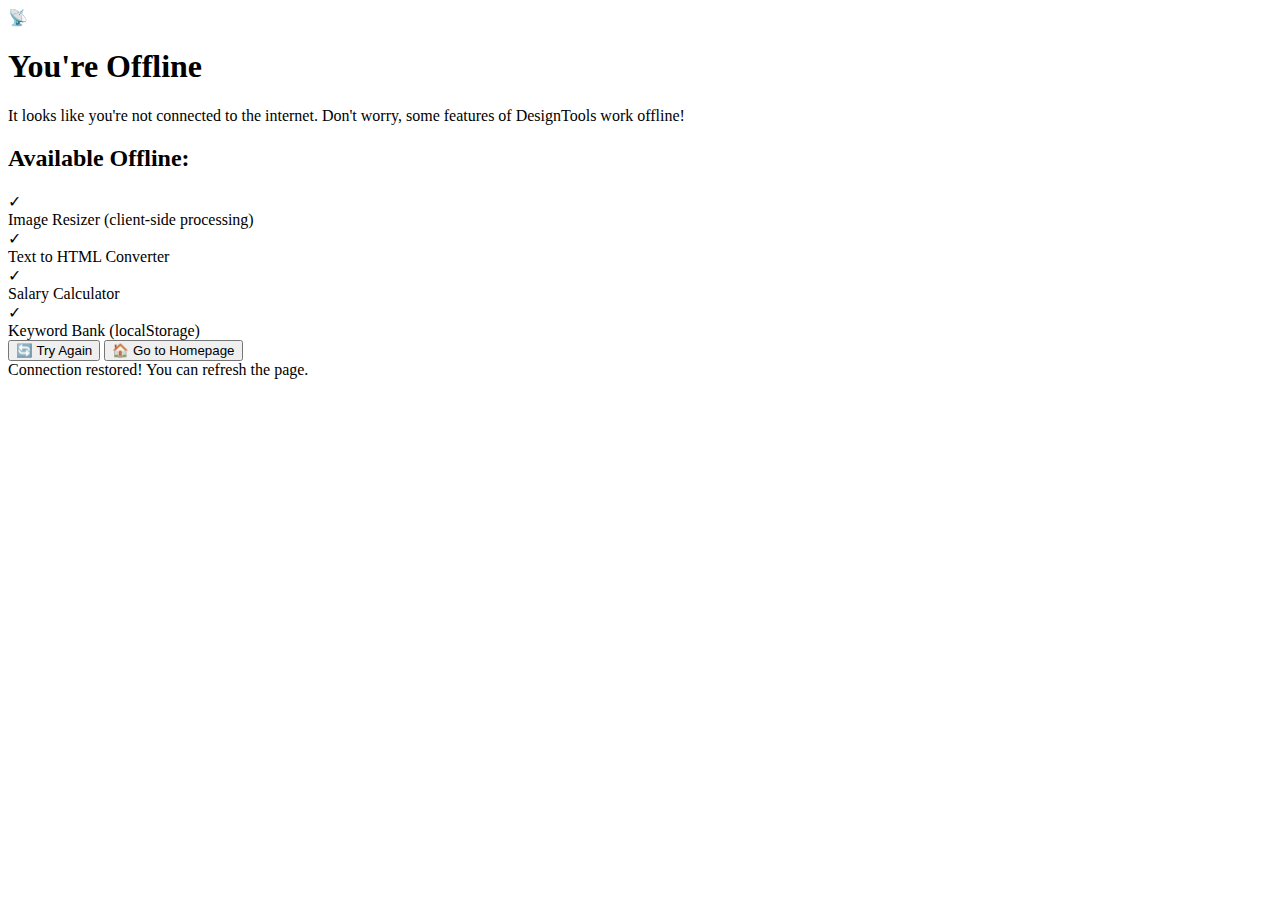
<file: offline.html>
<!DOCTYPE html>
<html lang="en">
<head>
    <meta charset="UTF-8">
    <meta name="viewport" content="width=device-width, initial-scale=1.0">
    <meta name="robots" content="noindex, nofollow, noarchive, nosnippet, noimageindex">
    <title>Offline - DesignTools</title>
    <script src="https://cdn.tailwindcss.com"></script>
    <style>
        .offline-animation {
            animation: bounce 2s infinite;
        }
        
        @keyframes bounce {
            0%, 20%, 50%, 80%, 100% {
                transform: translateY(0);
            }
            40% {
                transform: translateY(-30px);
            }
            60% {
                transform: translateY(-15px);
            }
        }
        
        .pulse {
            animation: pulse 2s cubic-bezier(0.4, 0, 0.6, 1) infinite;
        }
        
        @keyframes pulse {
            0%, 100% {
                opacity: 1;
            }
            50% {
                opacity: .5;
            }
        }
    </style>
</head>
<body class="min-h-screen bg-gradient-to-br from-blue-50 to-indigo-100 dark:from-gray-900 dark:to-gray-800 flex items-center justify-center">
    <div class="max-w-md mx-auto text-center p-8">
        <!-- Offline Icon -->
        <div class="offline-animation mb-8">
            <div class="w-24 h-24 bg-gradient-to-br from-blue-500 to-blue-600 rounded-full flex items-center justify-center text-white text-4xl mx-auto">
                📡
            </div>
        </div>
        
        <!-- Offline Message -->
        <h1 class="text-3xl font-bold text-gray-900 dark:text-white mb-4">
            You're Offline
        </h1>
        
        <p class="text-lg text-gray-600 dark:text-gray-300 mb-8">
            It looks like you're not connected to the internet. Don't worry, some features of DesignTools work offline!
        </p>
        
        <!-- Available Features -->
        <div class="bg-white dark:bg-gray-800 rounded-2xl p-6 shadow-lg mb-8">
            <h2 class="text-xl font-semibold text-gray-900 dark:text-white mb-4">
                Available Offline:
            </h2>
            <div class="space-y-3 text-left">
                <div class="flex items-center space-x-3">
                    <div class="w-8 h-8 bg-green-100 dark:bg-green-900/30 rounded-lg flex items-center justify-center text-green-600 dark:text-green-400">
                        ✓
                    </div>
                    <span class="text-gray-700 dark:text-gray-300">Image Resizer (client-side processing)</span>
                </div>
                <div class="flex items-center space-x-3">
                    <div class="w-8 h-8 bg-green-100 dark:bg-green-900/30 rounded-lg flex items-center justify-center text-green-600 dark:text-green-400">
                        ✓
                    </div>
                    <span class="text-gray-700 dark:text-gray-300">Text to HTML Converter</span>
                </div>
                <div class="flex items-center space-x-3">
                    <div class="w-8 h-8 bg-green-100 dark:bg-green-900/30 rounded-lg flex items-center justify-center text-green-600 dark:text-green-400">
                        ✓
                    </div>
                    <span class="text-gray-700 dark:text-gray-300">Salary Calculator</span>
                </div>
                <div class="flex items-center space-x-3">
                    <div class="w-8 h-8 bg-green-100 dark:bg-green-900/30 rounded-lg flex items-center justify-center text-green-600 dark:text-green-400">
                        ✓
                    </div>
                    <span class="text-gray-700 dark:text-gray-300">Keyword Bank (localStorage)</span>
                </div>
            </div>
        </div>
        
        <!-- Action Buttons -->
        <div class="space-y-4">
            <button onclick="window.location.reload()" class="w-full bg-blue-600 hover:bg-blue-700 text-white font-semibold py-3 px-6 rounded-xl transition-colors duration-200">
                <span class="pulse inline-block mr-2">🔄</span>
                Try Again
            </button>
            
            <button onclick="goHome()" class="w-full bg-gray-100 dark:bg-gray-700 hover:bg-gray-200 dark:hover:bg-gray-600 text-gray-900 dark:text-white font-semibold py-3 px-6 rounded-xl transition-colors duration-200">
                🏠 Go to Homepage
            </button>
        </div>
        
        <!-- Connection Status -->
        <div class="mt-8 p-4 bg-yellow-50 dark:bg-yellow-900/20 border border-yellow-200 dark:border-yellow-800 rounded-xl">
            <div class="flex items-center justify-center space-x-2">
                <div class="w-3 h-3 bg-yellow-500 rounded-full animate-ping"></div>
                <span class="text-yellow-700 dark:text-yellow-300 text-sm font-medium" id="connection-status">
                    Checking connection...
                </span>
            </div>
        </div>
    </div>
    
    <script>
        // Check connection status
        function updateConnectionStatus() {
            const statusElement = document.getElementById('connection-status');
            
            if (navigator.onLine) {
                statusElement.textContent = 'Connection restored! You can refresh the page.';
                statusElement.className = 'text-green-700 dark:text-green-300 text-sm font-medium';
                statusElement.parentElement.className = 'flex items-center justify-center space-x-2';
                statusElement.parentElement.parentElement.className = 'mt-8 p-4 bg-green-50 dark:bg-green-900/20 border border-green-200 dark:border-green-800 rounded-xl';
            } else {
                statusElement.textContent = 'Still offline - check your connection';
            }
        }
        
        // Listen for online/offline events
        window.addEventListener('online', updateConnectionStatus);
        window.addEventListener('offline', updateConnectionStatus);
        
        // Initial check
        updateConnectionStatus();
        
        // Go home function
        function goHome() {
            window.location.href = '/';
        }
        
        // Periodic connection check
        setInterval(updateConnectionStatus, 5000);
        
        // Auto-reload when connection is restored
        window.addEventListener('online', () => {
            setTimeout(() => {
                window.location.reload();
            }, 2000);
        });
    </script>
</body>
</html>
</file>
<file: css/common.css>
/* common.css */
:root {
    /* Light Theme Colors */
    --bg-color: #F3F4F6; /* gray-100 */
    --text-color: #1F2937; /* gray-800 */
    --navbar-bg: rgba(255, 255, 255, 0.8);
    --navbar-text: #1F2937;
    --link-hover-color: #3B82F6; /* blue-500 */
    --active-link-color: #2563EB; /* blue-600 */
    --card-bg: #FFFFFF;
    --border-color: #E5E7EB; /* gray-200 */
    --shadow-color: rgba(0, 0, 0, 0.1);
    --shadow-hover-color: rgba(0, 0, 0, 0.15);
    --button-secondary-bg: #6B7280; /* gray-500 */
    --button-secondary-hover: #4B5563; /* gray-600 */
    --success-color: #10B981; /* green-500 */
    --success-hover: #059669; /* green-600 */
    --danger-color: #EF4444; /* red-500 */
    --danger-hover: #DC2626; /* red-600 */
    --warning-color: #F59E0B; /* yellow-500 */
    --warning-hover: #D97706; /* yellow-600 */
    --text-color-secondary: #6B7280; /* gray-500 for subtitle gradient */

    /* Transitions */
    --transition-speed: 0.3s;
    
    /* Fonts */
    --font-family: 'Plus Jakarta Sans', -apple-system, BlinkMacSystemFont, 'Segoe UI', Roboto, sans-serif;
}

body.dark {
    /* Dark Theme Colors */
    --bg-color: #111827; /* gray-900 */
    --text-color: #F9FAFB; /* gray-50 */
    --navbar-bg: rgba(31, 41, 55, 0.8); /* gray-800 */
    --navbar-text: #F9FAFB;
    --link-hover-color: #60A5FA; /* blue-400 */
    --active-link-color: #3B82F6; /* blue-500 */
    --card-bg: #1F2937; /* gray-800 */
    --border-color: #374151; /* gray-700 */
    --shadow-color: rgba(0, 0, 0, 0.3);
    --shadow-hover-color: rgba(0, 0, 0, 0.4);
    --button-secondary-bg: #4B5563; /* gray-600 */
    --button-secondary-hover: #6B7280; /* gray-500 */
    --success-color: #34D399; /* green-400 */
    --success-hover: #10B981; /* green-500 */
    --danger-color: #F87171; /* red-400 */
    --danger-hover: #EF4444; /* red-500 */
    --warning-color: #FBBF24; /* yellow-400 */
    --warning-hover: #F59E0B; /* yellow-500 */
    --text-color-secondary: #9CA3AF; /* gray-400 for subtitle gradient */
}

/* ===== Base Styles ===== */
* {
    box-sizing: border-box;
}

body {
    margin: 0;
    background-color: var(--bg-color);
    color: var(--text-color);
    font-family: var(--font-family);
    line-height: 1.6;
    transition: background-color var(--transition-speed) ease, color var(--transition-speed) ease;
}

/* ===== Home Page Styles ===== */
.welcome-title {
    font-size: 3rem;
    font-weight: 700;
    color: var(--active-link-color);
    margin-bottom: 3rem;
    text-align: center;
    background: linear-gradient(135deg, var(--active-link-color), var(--link-hover-color));
    -webkit-background-clip: text;
    -webkit-text-fill-color: transparent;
    background-clip: text;
}

.home-navigation {
    display: flex;
    gap: 2rem;
    flex-wrap: wrap;
    justify-content: center;
    align-items: center;
}

.home-nav-button {
    display: flex;
    flex-direction: column;
    align-items: center;
    padding: 2rem;
    min-width: 250px;
    background: var(--card-bg);
    border: 2px solid var(--border-color);
    border-radius: 1rem;
    text-decoration: none;
    color: var(--text-color);
    transition: all var(--transition-speed) ease;
    box-shadow: 0 4px 6px var(--shadow-color);
}

.home-nav-button:hover {
    transform: translateY(-4px);
    box-shadow: 0 12px 25px var(--shadow-hover-color);
    border-color: var(--active-link-color);
}

.home-nav-button .button-icon {
    font-size: 3rem;
    margin-bottom: 1rem;
}

.home-nav-button .button-text {
    font-size: 1.25rem;
    font-weight: 600;
    color: var(--active-link-color);
    margin-bottom: 0.5rem;
}

.home-nav-button .button-desc {
    font-size: 0.875rem;
    color: var(--text-color);
    opacity: 0.7;
    text-align: center;
}

.csv-button:hover .button-icon {
    filter: sepia(1) saturate(5) hue-rotate(200deg);
}

.keyword-button:hover .button-icon {
    filter: sepia(1) saturate(5) hue-rotate(90deg);
}

.image-button:hover .button-icon {
    filter: sepia(1) saturate(5) hue-rotate(300deg);
}

.converter-button:hover .button-icon {
    filter: sepia(1) saturate(5) hue-rotate(45deg);
}

.salary-button:hover .button-icon {
    filter: sepia(1) saturate(5) hue-rotate(60deg);
}

/* Fix converter button on homepage - should not have blue background by default */
.home-nav-button.converter-button {
    background: var(--card-bg) !important;
    color: var(--text-color) !important;
}

.home-nav-button.converter-button:hover {
    background: var(--card-bg) !important;
    color: var(--text-color) !important;
    border-color: var(--active-link-color);
}

.home-nav-button.salary-button {
    background: var(--card-bg) !important;
    color: var(--text-color) !important;
}

.home-nav-button.salary-button:hover {
    background: var(--card-bg) !important;
    color: var(--text-color) !important;
    border-color: var(--active-link-color);
}

/* ===== Navbar Styles ===== */
.main-nav {
    background-color: var(--navbar-bg);
    -webkit-backdrop-filter: blur(10px);
    backdrop-filter: blur(10px);
    box-shadow: 0 2px 4px var(--shadow-color);
    position: sticky;
    top: 0;
    z-index: 50;
    transition: background-color var(--transition-speed) ease;
    padding: 0.75rem 1.5rem;
}

.nav-container {
    display: flex;
    justify-content: space-between;
    align-items: center;
    max-width: 1280px;
    margin: 0 auto;
}

.nav-brand {
    font-size: 1.5rem;
    font-weight: 700;
    color: var(--navbar-text);
    transition: color var(--transition-speed) ease;
}

.nav-links {
    display: flex;
    align-items: center;
    gap: 0.5rem;
}

.nav-link {
    color: var(--navbar-text);
    padding: 0.5rem 1rem;
    border-radius: 0.375rem;
    text-decoration: none;
    font-weight: 600;
    transition: color var(--transition-speed) ease, background-color var(--transition-speed) ease;
}

.nav-link:hover {
    color: var(--link-hover-color);
    background-color: rgba(0,0,0,0.05);
}

body.dark .nav-link:hover {
    background-color: rgba(255,255,255,0.1);
}

.nav-link.active {
    color: var(--active-link-color);
    font-weight: 700;
}

/* ===== Theme Toggle Button ===== */
#theme-toggle-btn {
    background-color: transparent;
    border: none;
    cursor: pointer;
    color: var(--navbar-text);
    padding: 0.5rem;
    border-radius: 9999px;
    display: flex;
    align-items: center;
    justify-content: center;
    transition: background-color var(--transition-speed) ease, color var(--transition-speed) ease;
}

#theme-toggle-btn:hover {
    background-color: rgba(0,0,0,0.1);
}

body.dark #theme-toggle-btn:hover {
     background-color: rgba(255,255,255,0.1);
}

#theme-toggle-btn .theme-icon {
    width: 1.5rem;
    height: 1.5rem;
}

/* ===== Scroll-to-Top Button ===== */
#scroll-to-top-btn {
    position: fixed;
    bottom: 20px;
    right: 20px;
    background-color: var(--active-link-color);
    color: white;
    border: none;
    border-radius: 50%;
    width: 50px;
    height: 50px;
    font-size: 24px;
    display: flex;
    align-items: center;
    justify-content: center;
    cursor: pointer;
    opacity: 0;
    visibility: hidden;
    transform: translateY(20px);
    transition: opacity var(--transition-speed) ease, visibility var(--transition-speed) ease, transform var(--transition-speed) ease;
    z-index: 1000;
}

#scroll-to-top-btn.show {
    opacity: 1;
    visibility: visible;
    transform: translateY(0);
}

#scroll-to-top-btn:hover {
    background-color: var(--link-hover-color);
}

/* ===== Hamburger Menu (Mobile) ===== */
#hamburger-btn {
    display: none; /* Hidden on desktop */
    flex-direction: column;
    gap: 4px;
    cursor: pointer;
    border: none;
    background: transparent;
    padding: 0.5rem;
}

#hamburger-btn span {
    display: block;
    width: 25px;
    height: 3px;
    background-color: var(--navbar-text);
    border-radius: 3px;
    transition: all var(--transition-speed) ease-in-out;
}

/* ===== Mobile Responsiveness ===== */
@media (max-width: 768px) {
    .welcome-title {
        font-size: 2rem;
        margin-bottom: 2rem;
    }

    .home-navigation {
        flex-direction: column;
        gap: 1.5rem;
    }

    .home-nav-button {
        min-width: 200px;
        padding: 1.5rem;
    }

    .nav-links {
        display: none;
        position: absolute;
        top: 100%;
        right: 0;
        background-color: var(--navbar-bg);
        flex-direction: column;
        width: 100%;
        padding: 1rem;
        box-shadow: 0 8px 16px var(--shadow-color);
        border-radius: 0 0 0.5rem 0.5rem;
    }

    .nav-links.active {
        display: flex;
    }

    #hamburger-btn {
        display: flex;
    }
}

/* ===== Utility Classes ===== */
.text-center { text-align: center; }
.mb-4 { margin-bottom: 1rem; }
.mb-8 { margin-bottom: 2rem; }
.p-4 { padding: 1rem; }
.rounded { border-radius: 0.375rem; }
.shadow { box-shadow: 0 1px 3px 0 var(--shadow-color); }

/* ===== Animation Classes ===== */
.fade-in {
    animation: fadeIn 0.5s ease-in;
}

@keyframes fadeIn {
    from { opacity: 0; transform: translateY(20px); }
    to { opacity: 1; transform: translateY(0); }
}

.bounce-in {
    animation: bounceIn 0.6s ease-out;
}

@keyframes bounceIn {
    0% { opacity: 0; transform: scale(0.3); }
    50% { opacity: 1; transform: scale(1.05); }
    70% { transform: scale(0.9); }
    100% { opacity: 1; transform: scale(1); }
}

/* ===== Converter Page Styles ===== */
.converter-page-title {
    color: var(--active-link-color);
}

.converter-page-subtitle {
    color: var(--text-color);
    opacity: 0.7;
}

.converter-textarea {
    background-color: var(--card-bg);
    color: var(--text-color);
    border-color: var(--border-color);
}

.converter-textarea:focus {
    box-shadow: 0 0 0 2px var(--active-link-color);
    border-color: var(--active-link-color);
}

.converter-textarea:read-only {
    background-color: var(--bg-color);
    color: var(--text-color);
    opacity: 0.8;
}

.converter-container {
    background-color: var(--card-bg);
    border-color: var(--border-color);
    box-shadow: 0 4px 6px var(--shadow-color);
}

.converter-button {
    background-color: var(--active-link-color);
    color: white;
}

.converter-button:hover {
    background-color: var(--link-hover-color);
}

.converter-button.success {
    background-color: var(--success-color);
}

.converter-button.success:hover {
    background-color: var(--success-hover);
}

.converter-button:focus {
    box-shadow: 0 0 0 4px var(--active-link-color);
    opacity: 0.3;
}

.converter-label {
    color: var(--text-color);
}

.modal-content {
    background-color: var(--card-bg);
    color: var(--text-color);
    border-color: var(--border-color);
}

.modal-input {
    background-color: var(--card-bg);
    color: var(--text-color);
    border-color: var(--border-color);
}

.modal-input:focus {
    border-color: var(--active-link-color);
    box-shadow: 0 0 0 2px var(--active-link-color);
}

.modal-cancel-button {
    background-color: var(--button-secondary-bg);
    color: white;
}

.modal-cancel-button:hover {
    background-color: var(--button-secondary-hover);
}

#preview-frame {
    border: 1px solid var(--border-color);
    background-color: var(--card-bg);
}

/* ===== Print Styles ===== */
@media print {
    .main-nav, 
    #scroll-to-top-btn,
    #theme-toggle-btn,
    #hamburger-btn {
        display: none !important;
    }
    
    body {
        background: white !important;
        color: black !important;
    }
    
    .home-nav-button {
        border: 1px solid #ccc !important;
        box-shadow: none !important;
    }
}
</file>
<file: css/analytics.css>
/* analytics.css */

/* ===== Universal Form Elements for Dark Theme ===== */
input, select, textarea, button {
    background-color: var(--card-bg);
    color: var(--text-color);
    border: 1px solid var(--border-color);
    transition: all var(--transition-speed) ease;
}

input:focus, select:focus, textarea:focus {
    border-color: var(--active-link-color);
    outline: none;
    box-shadow: 0 0 0 3px rgba(59, 130, 246, 0.1);
}

/* ===== Button Styles ===== */
button {
    cursor: pointer;
    padding: 0.5rem 1rem;
    border-radius: 0.375rem;
    font-weight: 500;
}

button:hover {
    opacity: 0.9;
    transform: translateY(-1px);
}

button.primary {
    background-color: var(--active-link-color);
    color: white;
    border-color: var(--active-link-color);
}

button.secondary {
    background-color: var(--button-secondary-bg);
    color: white;
    border-color: var(--button-secondary-bg);
}

button.danger {
    background-color: var(--danger-color);
    color: white;
    border-color: var(--danger-color);
}

/* ===== Modal and Content Wrappers ===== */
.modal-content {
    background-color: var(--card-bg);
    color: var(--text-color);
    border: 1px solid var(--border-color);
}

.content-wrapper, .main-content {
    background-color: var(--bg-color);
    color: var(--text-color);
}

/* ===== Table Styles ===== */
table {
    background-color: var(--card-bg);
    color: var(--text-color);
}

table th {
    background-color: var(--card-bg);
    color: var(--text-color);
    border-bottom: 2px solid var(--border-color);
}

table td {
    border-bottom: 1px solid var(--border-color);
}

table tr:hover {
    background-color: rgba(59, 130, 246, 0.1);
}

/* Custom hover for sortable table headers */
th.sortable-header:hover,
th.sort-header:hover {
    background-color: var(--active-link-color) !important; /* Use theme blue */
    color: white !important; /* Ensure text is readable */
    transition: background-color 0.2s ease, color 0.2s ease;
}

/* Adjust text color for icons within hovered headers */
th.sortable-header:hover svg,
th.sort-header:hover svg {
    color: white !important;
}

/* Custom styles for sticky table headers */
.table-container {
    max-height: 60vh; /* Set a max height for the scrollable area */
    overflow-y: auto;
    border: 1px solid var(--border-color);
    border-radius: 0.5rem;
    background-color: var(--card-bg);
}

.sticky-header th {
    position: sticky;
    top: 0;
    background-color: var(--card-bg);
    z-index: 10; /* Ensures header stays above scrolling content */
}

/* A simple transition for tab content visibility */
.tab-content {
    transition: opacity 0.3s ease-in-out;
    background-color: var(--card-bg);
    color: var(--text-color);
}

/* ===== Tab Navigation ===== */
.tab-nav button {
    background-color: transparent;
    border-bottom: 2px solid transparent;
    color: var(--text-color);
}

.tab-nav button.active {
    border-bottom-color: var(--active-link-color);
    color: var(--active-link-color);
}

.tab-nav button:hover {
    color: var(--link-hover-color);
}

/* --- Enhanced Chart Wrapper for Better Visualization --- */
.chart-wrapper {
    max-height: 750px; /* Increased height for better visibility */
    overflow: auto;    /* Enable both horizontal and vertical scrolling */
    position: relative;
    padding: 2rem;   /* Increased padding for better spacing */
    margin: 1.5rem 0; /* Added margin for separation */
    border: 2px solid #e5e7eb; /* Slightly thicker border */
    border-radius: 1rem;
    background: linear-gradient(135deg, #f9fafb 0%, #ffffff 100%); /* Subtle gradient */
    box-shadow: 0 10px 25px -3px rgb(0 0 0 / 0.1), 0 4px 6px -2px rgb(0 0 0 / 0.05);
    transition: all 0.3s ease;
}

.chart-wrapper:hover {
    box-shadow: 0 20px 35px -5px rgb(0 0 0 / 0.15), 0 8px 10px -3px rgb(0 0 0 / 0.1);
}

.dark .chart-wrapper {
    border-color: #4b5563;
    background: linear-gradient(135deg, #1f2937 0%, #111827 100%);
}

/* Chart Container Enhancements */
.chart-container {
    position: relative;
    min-height: 500px;
    min-width: 100%;
    padding: 20px; /* Added padding inside container */
    margin: 10px 0; /* Added margin for extra spacing */
}

/* Chart Controls - Simplified for Stacked Only */
.chart-controls {
    display: flex;
    gap: 0.75rem;
    align-items: center;
    justify-content: space-between;
    margin-bottom: 1.5rem;
    padding: 1.25rem;
    background: linear-gradient(135deg, rgba(99, 102, 241, 0.08) 0%, rgba(139, 92, 246, 0.08) 100%);
    border-radius: 0.875rem;
    border: 2px solid rgba(99, 102, 241, 0.25);
    box-shadow: 0 4px 12px rgba(99, 102, 241, 0.1);
    transition: all 0.3s ease;
}

.chart-controls:hover {
    box-shadow: 0 6px 20px rgba(99, 102, 241, 0.15);
    transform: translateY(-1px);
}

.dark .chart-controls {
    background: linear-gradient(135deg, rgba(99, 102, 241, 0.12) 0%, rgba(139, 92, 246, 0.12) 100%);
    border-color: rgba(99, 102, 241, 0.35);
    box-shadow: 0 4px 12px rgba(99, 102, 241, 0.2);
}

.dark .chart-controls:hover {
    box-shadow: 0 6px 20px rgba(99, 102, 241, 0.25);
}

/* Enhanced Custom Scrollbar Styling */
.chart-wrapper::-webkit-scrollbar {
    width: 14px;
    height: 14px;
}

.chart-wrapper::-webkit-scrollbar-track {
    background: linear-gradient(180deg, #f1f5f9 0%, #e2e8f0 100%);
    border-radius: 12px;
    border: 1px solid #cbd5e1;
}

.dark .chart-wrapper::-webkit-scrollbar-track {
    background: linear-gradient(180deg, #374151 0%, #1f2937 100%);
    border-color: #6b7280;
}

.chart-wrapper::-webkit-scrollbar-thumb {
    background: linear-gradient(180deg, #6366f1 0%, #4f46e5 100%);
    border-radius: 12px;
    border: 2px solid #f1f5f9;
    box-shadow: inset 0 1px 3px rgba(0, 0, 0, 0.1);
}

.dark .chart-wrapper::-webkit-scrollbar-thumb {
    background: linear-gradient(180deg, #6366f1 0%, #4338ca 100%);
    border-color: #374151;
}

.chart-wrapper::-webkit-scrollbar-thumb:hover {
    background: linear-gradient(180deg, #4f46e5 0%, #3730a3 100%);
}

.dark .chart-wrapper::-webkit-scrollbar-thumb:hover {
    background: linear-gradient(180deg, #4338ca 0%, #3730a3 100%);
}

/* Corner styling for dual scrollbars */
.chart-wrapper::-webkit-scrollbar-corner {
    background: #f1f5f9;
}

.dark .chart-wrapper::-webkit-scrollbar-corner {
    background: #374151;
}

/* ===== File Upload Styles ===== */
.file-upload-area {
    background-color: var(--card-bg);
    border: 2px dashed var(--border-color);
    color: var(--text-color);
    transition: all var(--transition-speed) ease;
}

.file-upload-area:hover, .file-upload-area.dragover {
    border-color: var(--active-link-color);
    background-color: rgba(59, 130, 246, 0.05);
}

/* ===== Progress Bars ===== */
.progress-bar {
    background-color: var(--border-color);
    border-radius: 1rem;
    overflow: hidden;
}

.progress-fill {
    background-color: var(--active-link-color);
    transition: width 0.3s ease;
}

/* ===== Alert/Notification Styles ===== */
.alert {
    padding: 1rem;
    border-radius: 0.5rem;
    margin: 1rem 0;
    border: 1px solid var(--border-color);
}

.alert.success {
    background-color: rgba(16, 185, 129, 0.1);
    border-color: var(--success-color);
    color: var(--success-color);
}

.alert.error {
    background-color: rgba(239, 68, 68, 0.1);
    border-color: var(--danger-color);
    color: var(--danger-color);
}

.alert.warning {
    background-color: rgba(245, 158, 11, 0.1);
    border-color: var(--warning-color);
    color: var(--warning-color);
}

/* ===== Loading States ===== */
.loading {
    opacity: 0.6;
    pointer-events: none;
    position: relative;
}

.loading::after {
    content: '';
    position: absolute;
    top: 50%;
    left: 50%;
    width: 20px;
    height: 20px;
    margin: -10px 0 0 -10px;
    border: 2px solid var(--border-color);
    border-top-color: var(--active-link-color);
    border-radius: 50%;
    animation: spin 1s linear infinite;
}

@keyframes spin {
    to { transform: rotate(360deg); }
}
</file>
<file: css/keyword-bank.css>
/* ==========================================================================
   KEYWORD BANK - STYLESHEET (SYNCED WITH COMMON.CSS)
   ========================================================================== */

* { 
    box-sizing: border-box; 
}

body { 
    margin: 0; 
    background: var(--bg-color); 
    font-family: var(--font-family, 'Plus Jakarta Sans', sans-serif); 
    color: var(--text-color); 
    line-height: 1.6; 
    transition: background-color var(--transition-speed) ease, color var(--transition-speed) ease;
}

.container { 
    max-width: 1400px; 
    margin: 0 auto; 
    padding: 32px 24px 24px; 
}

/* ===== Title Section with Subtitle ===== */
.title-section {
    text-align: center;
    margin-bottom: 48px;
    position: relative;
}

.title-section.simple h1 {
    font-weight: 700;
    font-size: 3rem;
    margin: 0 0 24px 0;
    text-align: center;
    color: var(--text-color);
    letter-spacing: -1px;
    line-height: 1.2;
    font-family: 'Plus Jakarta Sans', -apple-system, BlinkMacSystemFont, 'Segoe UI', sans-serif;
    background: none;
    -webkit-background-clip: unset;
    -webkit-text-fill-color: unset;
    background-clip: unset;
    text-shadow: none;
    animation: none;
}

.title-section.simple h1::before,
.title-section.simple h1::after {
    display: none;
}

.title-section.simple .subtitle {
    font-size: 1.125rem;
    color: var(--text-color-secondary);
    opacity: 0.8;
    font-weight: 400;
    margin: 0;
    letter-spacing: 0;
    max-width: 600px;
    margin-left: auto;
    margin-right: auto;
    line-height: 1.6;
    text-align: center;
    background: none;
    -webkit-background-clip: unset;
    -webkit-text-fill-color: unset;
    background-clip: unset;
}

.subtitle {
    font-size: 1.25rem;
    color: var(--text-color);
    opacity: 0.75;
    font-weight: 500;
    margin-top: 24px;
    letter-spacing: 0.5px;
    max-width: 700px;
    margin-left: auto;
    margin-right: auto;
    line-height: 1.7;
    text-align: center;
    background: linear-gradient(135deg, var(--text-color), var(--text-color-secondary));
    -webkit-background-clip: text;
    -webkit-text-fill-color: transparent;
    background-clip: text;
}

h1 { 
    font-weight: 900; 
    font-size: 6.5rem; 
    margin: 0 0 72px 0; 
    text-align: center;
    background: linear-gradient(135deg, var(--active-link-color) 0%, var(--link-hover-color) 30%, #06b6d4 60%, #8b5cf6 100%);
    -webkit-background-clip: text;
    -webkit-text-fill-color: transparent;
    background-clip: text;
    background-size: 200% 200%;
    text-shadow: 0 20px 60px rgba(59, 130, 246, 0.6);
    letter-spacing: -2.5px;
    position: relative;
    font-family: 'Plus Jakarta Sans', -apple-system, BlinkMacSystemFont, 'Segoe UI', sans-serif;
    line-height: 0.95;
    animation: gradientMove 6s ease-in-out infinite;
}

h1::before {
    content: '';
    position: absolute;
    top: 50%;
    left: 50%;
    transform: translate(-50%, -50%);
    width: 150%;
    height: 150%;
    background: radial-gradient(ellipse at center, rgba(59, 130, 246, 0.15) 0%, rgba(139, 92, 246, 0.1) 40%, transparent 70%);
    border-radius: 50%;
    z-index: -1;
    animation: pulseGlow 4s ease-in-out infinite;
}

h1::after {
    content: '';
    position: absolute;
    bottom: -24px;
    left: 50%;
    transform: translateX(-50%);
    width: 180px;
    height: 6px;
    background: linear-gradient(90deg, transparent 0%, var(--active-link-color) 15%, var(--link-hover-color) 35%, #06b6d4 55%, #8b5cf6 85%, transparent 100%);
    border-radius: 12px;
    box-shadow: 0 8px 24px rgba(59, 130, 246, 0.5);
    animation: shimmerPulse 4s ease-in-out infinite;
}

@keyframes gradientMove {
    0%, 100% {
        background-position: 0% 50%;
    }
    50% {
        background-position: 100% 50%;
    }
}

@keyframes pulseGlow {
    0%, 100% {
        opacity: 0.3;
        transform: translate(-50%, -50%) scale(0.95);
    }
    50% {
        opacity: 0.6;
        transform: translate(-50%, -50%) scale(1.05);
    }
}

@keyframes shimmerPulse {
    0%, 100% {
        opacity: 0.7;
        transform: translateX(-50%) scaleX(1);
        box-shadow: 0 6px 20px rgba(59, 130, 246, 0.4);
    }
    50% {
        opacity: 1;
        transform: translateX(-50%) scaleX(1.15);
        box-shadow: 0 8px 30px rgba(59, 130, 246, 0.6);
    }
}

@keyframes shimmer {
    0%, 100% {
        opacity: 0.6;
        transform: translateX(-50%) scaleX(1);
    }
    50% {
        opacity: 1;
        transform: translateX(-50%) scaleX(1.1);
    }
}

h2 { 
    font-weight: 600; 
    font-size: 1.25rem; 
    margin: 0; 
    color: var(--text-color);
}

.hidden { 
    display: none !important; 
}

/* Panel Kontrol */
.controls-wrapper { 
    background: var(--card-bg); 
    padding: 32px; 
    border-radius: 16px; 
    border: 1px solid var(--border-color); 
    margin-bottom: 40px; 
    display: flex; 
    flex-direction: column; 
    gap: 24px; 
    box-shadow: 0 4px 6px var(--shadow-color), 0 1px 3px rgba(0, 0, 0, 0.1);
    transition: all var(--transition-speed) ease;
    position: relative;
    overflow: hidden;
}

.controls-wrapper::before {
    content: '';
    position: absolute;
    top: 0;
    left: 0;
    right: 0;
    height: 1px;
    background: linear-gradient(90deg, 
        transparent 0%, 
        var(--active-link-color) 50%, 
        transparent 100%);
}

.main-controls-grid { 
    display: grid; 
    grid-template-columns: 1fr 1.5fr 1fr; 
    gap: 20px; 
    align-items: flex-start; 
}

.input-group { 
    display: flex; 
    flex-direction: column; 
    gap: 16px; 
}

.input-row { 
    display: flex; 
    gap: 16px; 
}

.actions-group { 
    display: flex; 
    flex-direction: column; 
    gap: 12px; 
    align-items: stretch;
}

.actions-group button {
    height: 44px;
    min-width: 140px;
    justify-content: center;
    align-items: center;
}

.batch-section { 
    border-top: 1px solid var(--border-color); 
    padding-top: 20px; 
}

.batch-title { 
    font-weight: 600; 
    color: var(--text-color); 
    cursor: pointer; 
    display: flex; 
    align-items: center; 
    gap: 8px; 
    transition: color var(--transition-speed) ease;
}

.batch-title:hover { 
    color: var(--link-hover-color); 
}

.batch-content { 
    padding-top: 16px; 
    display: flex; 
    flex-direction: column; 
    gap: 12px; 
}

.batch-content button { 
    align-self: flex-end; 
}

.search-group { 
    border-top: 1px solid var(--border-color); 
    padding-top: 20px; 
    display: flex; 
    flex-wrap: wrap; 
    gap: 16px; 
    align-items: center;
}

.search-group > * {
    flex: 1;
    min-width: 200px;
    height: 44px;
}

/* Elemen Form */
input[type=text], textarea, select { 
    border: 1px solid var(--border-color); 
    border-radius: 8px; 
    padding: 10px 14px; 
    font-size: 0.95rem; 
    background: var(--card-bg); 
    color: var(--text-color); 
    font-family: inherit; 
    width: 100%; 
    transition: all 0.2s ease-in-out; 
}

input[type=text]:focus, textarea:focus, select:focus { 
    border-color: var(--active-link-color); 
    outline: 0; 
    box-shadow: 0 0 0 4px rgba(59, 130, 246, .25); 
}

input[type=text]::placeholder, textarea::placeholder {
    color: var(--text-color);
    opacity: 0.6;
}

textarea { 
    min-height: 125px; 
    resize: vertical; 
}

/* Tombol */
button { 
    background: var(--active-link-color); 
    color: #ffffff; 
    border: none; 
    cursor: pointer; 
    font-weight: 600; 
    font-size: 0.95rem; 
    padding: 10px 20px; 
    border-radius: 8px; 
    transition: all 0.4s cubic-bezier(0.4, 0.0, 0.2, 1); 
    display: inline-flex; 
    align-items: center; 
    justify-content: center; 
    gap: 8px; 
    transform: translateY(0);
}

button:hover:not(:disabled) { 
    background: var(--link-hover-color); 
    transform: translateY(-2px); 
    box-shadow: 0 6px 20px rgba(59, 130, 246, 0.3);
}

button.secondary { 
    background-color: var(--button-secondary-bg); 
    color: #ffffff; 
    border: 1px solid var(--border-color); 
    transition: all 0.4s cubic-bezier(0.4, 0.0, 0.2, 1);
}

button.secondary:hover:not(:disabled) { 
    background-color: var(--button-secondary-hover); 
    border-color: var(--link-hover-color); 
    transform: translateY(-2px);
    box-shadow: 0 6px 20px rgba(116, 185, 255, 0.3);
}

.btn-danger { 
    background: var(--danger-color); 
    color: #ffffff; 
}

.btn-danger:hover:not(:disabled) { 
    background: var(--danger-hover); 
}

/* Button Styles with Theme Support */
.btn-primary {
    background: linear-gradient(135deg, #667eea 0%, #764ba2 100%);
    color: white;
    border: none;
    padding: 12px 24px;
    border-radius: 10px;
    font-weight: 600;
    cursor: pointer;
    transition: all 0.3s ease;
    display: inline-flex;
    align-items: center;
    gap: 8px;
    box-shadow: 0 4px 15px rgba(102, 126, 234, 0.3);
}

.btn-primary:hover {
    transform: translateY(-2px);
    box-shadow: 0 6px 20px rgba(102, 126, 234, 0.4);
}

.btn-secondary {
    background: linear-gradient(135deg, #74b9ff 0%, #0984e3 100%);
    color: white;
    border: none;
    padding: 12px 24px;
    border-radius: 10px;
    font-weight: 600;
    cursor: pointer;
    transition: all 0.3s ease;
    display: inline-flex;
    align-items: center;
    gap: 8px;
    box-shadow: 0 4px 15px rgba(116, 185, 255, 0.3);
}

.btn-secondary:hover {
    transform: translateY(-2px);
    box-shadow: 0 6px 20px rgba(116, 185, 255, 0.4);
}

.btn-danger {
    background: linear-gradient(135deg, #fd79a8 0%, #e84393 100%);
    color: white;
    border: none;
    padding: 12px 24px;
    border-radius: 10px;
    font-weight: 600;
    cursor: pointer;
    transition: all 0.3s ease;
    display: inline-flex;
    align-items: center;
    gap: 8px;
    box-shadow: 0 4px 15px rgba(253, 121, 168, 0.3);
}

.btn-danger:hover {
    transform: translateY(-2px);
    box-shadow: 0 6px 20px rgba(253, 121, 168, 0.4);
}

/* Dark Theme Support */
.dark .btn-primary {
    background: linear-gradient(135deg, #5b6cf5 0%, #6c5ce7 100%);
    box-shadow: 0 4px 15px rgba(91, 108, 245, 0.25);
}

.dark .btn-primary:hover {
    box-shadow: 0 6px 20px rgba(91, 108, 245, 0.35);
}

.dark .btn-secondary {
    background: linear-gradient(135deg, #00b894 0%, #00a085 100%);
    box-shadow: 0 4px 15px rgba(0, 184, 148, 0.25);
}

.dark .btn-secondary:hover {
    box-shadow: 0 6px 20px rgba(0, 184, 148, 0.35);
}

.dark .btn-danger {
    background: linear-gradient(135deg, #e17055 0%, #d63031 100%);
    box-shadow: 0 4px 15px rgba(225, 112, 85, 0.25);
}

.dark .btn-danger:hover {
    box-shadow: 0 6px 20px rgba(225, 112, 85, 0.35);
}

/* Button Container */
.control-buttons {
    display: flex;
    gap: 12px;
    flex-wrap: wrap;
    align-items: center;
    margin-bottom: 20px;
}

@media (max-width: 768px) {
    .control-buttons {
        flex-direction: column;
        align-items: stretch;
    }
    
    .btn-primary,
    .btn-secondary,
    .btn-danger {
        justify-content: center;
        width: 100%;
    }
}

/* Tabel Data */
.table-section { 
    display: flex; 
    flex-direction: column; 
    gap: 16px; 
}

.table-section {
    position: relative;
    width: 100%;
    margin-bottom: 24px;
}

.table-section::after {
    content: '';
    display: block;
    clear: both;
    height: 0;
}

.section-header { 
    display: flex; 
    justify-content: space-between; 
    align-items: center; 
    flex-wrap: wrap; 
    gap: 20px; 
    margin-bottom: 20px;
    padding: 16px 0;
    border-bottom: 1px solid var(--border-color);
}

.section-actions { 
    display: flex; 
    align-items: center; 
    gap: 24px; 
    flex-wrap: wrap;
    padding: 4px 0;
}

.total-counter { 
    display: flex; 
    align-items: center; 
    gap: 8px; 
    font-weight: 600; 
    color: var(--text-color);
    margin-right: 20px;
    padding-right: 20px;
    border-right: 2px solid var(--border-color);
    min-width: fit-content;
}

#totalThemes { 
    color: var(--active-link-color); 
    font-weight: 700; 
    font-size: 1.1rem; 
}


.table-container { 
    width: 100%; 
    border: 1px solid var(--border-color); 
    border-radius: 12px; 
    box-shadow: 0 8px 24px var(--shadow-color); 
    background: var(--card-bg);
    max-height: 65vh;
    overflow-x: auto;
    overflow-y: auto;
    position: relative;
    margin-bottom: 24px;
}

.theme-table { 
    width: 100%; 
    border-collapse: collapse; 
    background: var(--card-bg); 
    table-layout: fixed;
}

.theme-table th, .theme-table td { 
    padding: 14px 16px; 
    text-align: left; 
    border-bottom: 1px solid var(--border-color); 
    vertical-align: middle; 
    color: var(--text-color);
    overflow: hidden;
}

/* Enhanced padding for category column */
.theme-table th:nth-child(4), .theme-table td:nth-child(4) {
    padding: 14px 8px; /* Reduced horizontal padding for better fit */
}

.theme-table th { 
    font-weight: 600; 
    font-size: 0.8rem; 
    text-transform: uppercase; 
    position: sticky; 
    top: 0; 
    background-color: var(--card-bg); 
    z-index: 100; /* Lower than dropdown menu */
    border-bottom-width: 2px; 
    box-shadow: 0 1px 3px rgba(0,0,0,0.1);
}

/* Table Column Widths - Optimized */
.theme-table th:nth-child(1), .theme-table td:nth-child(1) { 
    width: 50px; 
    text-align: center; 
} /* Checkbox */

.theme-table th:nth-child(2), .theme-table td:nth-child(2) { 
    width: 70px; 
    text-align: center; 
} /* NO. */

.theme-table th:nth-child(3), .theme-table td:nth-child(3) { 
    width: 250px; 
    min-width: 200px;
} /* TEMA */

.theme-table th:nth-child(4), .theme-table td:nth-child(4) { 
    width: 160px; 
    min-width: 140px;
    text-align: center;
} /* KATEGORI */

.theme-table th:nth-child(5), .theme-table td:nth-child(5) { 
    width: auto; 
    min-width: 350px;
    max-width: 500px;
} /* KEYWORDS */

.theme-table th:nth-child(6), .theme-table td:nth-child(6) { 
    width: 80px; 
    text-align: center; 
} /* JUMLAH */

.theme-table th:nth-child(7), .theme-table td:nth-child(7) { 
    width: 100px; 
    text-align: right; 
} /* AKSI */

.theme-table tbody tr:last-child td { 
    border-bottom: none; 
}

.theme-table tbody tr:hover { 
    background-color: rgba(59, 130, 246, 0.07); 
    transition: background-color 0.2s ease;
}

.no-data-cell { 
    text-align: center; 
    padding: 40px; 
    color: var(--text-color); 
    opacity: 0.7;
}

.theme-title-cell { 
    font-weight: 600; 
    color: var(--text-color); 
}

/* ===== Keywords & Actions Styling ===== */
.keywords { 
    display: flex; 
    flex-wrap: wrap; 
    gap: 6px; 
    align-items: center; 
    max-width: none; /* Allow keywords to expand horizontally */
}

.keyword-chip { 
    background: var(--card-bg); 
    color: var(--text-color); 
    border-radius: 16px; 
    padding: 3px 10px; 
    font-size: 0.8rem; 
    font-weight: 500; 
    cursor: pointer; 
    transition: all 0.2s ease-in-out; 
    border: 1px solid var(--border-color); 
    position: relative;
    -webkit-user-select: none;
    user-select: none;
}

.keyword-chip:hover { 
    background: var(--active-link-color); 
    color: #fff; 
    border-color: var(--active-link-color); 
    transform: translateY(-1px); 
}

.keyword-chip:active { 
    transform: scale(0.95); 
    background: var(--active-link-color); 
    color: #fff; 
}

.show-more-keywords, .show-less-keywords { 
    background: var(--card-bg); 
    color: var(--text-color); 
    border: 1px solid var(--border-color); 
    border-radius: 12px; 
    padding: 2px 8px; 
    font-size: 0.75rem; 
    cursor: pointer; 
    transition: all 0.2s ease-in-out; 
    opacity: 0.7;
}

.show-more-keywords:hover, .show-less-keywords:hover { 
    background: var(--active-link-color); 
    color: #fff; 
    border-color: var(--active-link-color); 
    opacity: 1;
}

/* ===== Table Actions ===== */
.main-actions-group { 
    opacity: 1; /* Always visible */
}


.icon-btn, .kebab-btn { 
    background: transparent; 
    border: 1px solid var(--border-color); 
    width: 36px; 
    height: 36px; 
    padding: 0; 
    border-radius: 6px;
    display: inline-flex;
    align-items: center;
    justify-content: center;
    transition: all 0.2s ease-in-out;
}

.icon-btn:active, .kebab-btn:active {
    transform: scale(0.95);
}

.icon-btn:hover {
    background: var(--active-link-color);
    border-color: var(--active-link-color);
    color: white;
}

/* ===== Dropdown Menu for Actions ===== */
.actions-container { 
    position: relative; 
}

.dropdown-menu { 
    position: fixed; 
    background: var(--card-bg); 
    border: 1px solid var(--border-color); 
    border-radius: 8px; 
    box-shadow: 0 12px 40px rgba(0, 0, 0, 0.25), 0 0 0 1px rgba(255, 255, 255, 0.05); 
    z-index: 99999; 
    width: 180px; 
    padding: 8px; 
    display: none; 
    max-height: 200px;
    overflow-y: auto;
    white-space: nowrap;
    -webkit-backdrop-filter: blur(10px);
    backdrop-filter: blur(10px);
}

.dropdown-menu.active { 
    display: flex; 
    flex-direction: column; 
    gap: 2px; 
    animation: dropdownFadeIn 0.15s ease-out;
    transform-origin: top right;
    position: fixed !important;
    z-index: 99999 !important;
    pointer-events: auto;
}

@keyframes dropdownFadeIn {
    0% {
        opacity: 0;
        transform: scale(0.95) translateY(-10px);
    }
    100% {
        opacity: 1;
        transform: scale(1) translateY(0);
    }
}

/* Ensure dropdown appears above everything */
.actions-container {
    position: relative;
}

.dropdown-item { 
    text-align: left; 
    background: transparent; 
    border: none;
    padding: 10px 14px;
    border-radius: 6px;
    font-size: 0.9rem;
    font-weight: 500;
    transition: all 0.2s ease-in-out;
    cursor: pointer;
    display: flex;
    align-items: center;
    gap: 8px;
    min-height: 40px;
    width: 100%;
}

.dropdown-item:hover { 
    color: #ffffff; 
    background: var(--active-link-color);
    transform: translateX(2px);
}

.dropdown-item.edit:hover { 
    background: var(--warning-color); 
    color: #ffffff;
}

.dropdown-item.delete:hover { 
    background: var(--danger-color); 
    color: #ffffff;
}

/* Add icons spacing in dropdown items */
.dropdown-item .material-symbols-outlined {
    font-size: 18px;
    opacity: 0.8;
}

.dropdown-item:hover .material-symbols-outlined {
    opacity: 1;
}

/* ===== Toast Notification ===== */
.toast { 
    position: fixed; 
    left: 50%; 
    bottom: 30px; 
    transform: translateX(-50%); 
    background: var(--card-bg); 
    color: var(--text-color); 
    padding: 12px 24px; 
    border-radius: 30px; 
    font-weight: 600; 
    box-shadow: 0 6px 20px var(--shadow-color); 
    opacity: 0; 
    z-index: 1000; 
    transition: all 0.3s ease; 
    border: 1px solid var(--border-color);
}

.toast.show { 
    opacity: 1; 
    transform: translateX(-50%) translateY(-10px); 
}

.toast.success {
    background: var(--success-color);
    color: white;
    border-color: var(--success-color);
}

.toast.error {
    background: var(--danger-color);
    color: white;
    border-color: var(--danger-color);
}

.toast.warning {
    background: var(--warning-color);
    color: white;
    border-color: var(--warning-color);
}

.toast.info {
    background: var(--active-link-color);
    color: white;
    border-color: var(--active-link-color);
}

/* ===== Loading States ===== */
.loading-state {
    opacity: 0.6;
    pointer-events: none;
    position: relative;
}

.loading-state::after {
    content: '';
    position: absolute;
    top: 50%;
    left: 50%;
    width: 20px;
    height: 20px;
    margin: -10px 0 0 -10px;
    border: 2px solid transparent;
    border-top: 2px solid var(--active-link-color);
    border-radius: 50%;
    animation: spin 1s linear infinite;
    z-index: 1;
}

@keyframes spin {
    0% { transform: rotate(0deg); }
    100% { transform: rotate(360deg); }
}

/* ===== Connection Status Indicator ===== */
.connection-status {
    position: fixed;
    top: 120px;
    right: 24px;
    background: var(--card-bg);
    padding: 8px 16px;
    border-radius: 20px;
    border: 1px solid var(--border-color);
    font-size: 0.875rem;
    z-index: 1000;
    display: flex;
    align-items: center;
    gap: 8px;
    transition: all 0.3s ease;
    box-shadow: 0 2px 8px var(--shadow-color);
}

.connection-status.connected {
    border-color: var(--success-color);
    color: var(--success-color);
}

.connection-status.offline {
    border-color: var(--warning-color);
    color: var(--warning-color);
}

.connection-status .status-dot {
    width: 8px;
    height: 8px;
    border-radius: 50%;
    background: currentColor;
    animation: pulse 2s infinite;
}

@keyframes pulse {
    0%, 100% { opacity: 1; }
    50% { opacity: 0.5; }
}

/* ===== Category Badge ===== */
.category-badge { 
    background-color: var(--card-bg); 
    color: var(--text-color); 
    padding: 6px 12px; 
    border-radius: 8px; 
    font-size: 0.8rem; 
    font-weight: 600; 
    white-space: nowrap; 
    border: 1px solid var(--border-color); 
    text-align: center;
    display: inline-block;
    min-width: 80px;
    line-height: 1.2;
    box-shadow: 0 1px 3px rgba(0, 0, 0, 0.1);
    transition: all 0.2s ease;
}

.category-badge:hover {
    border-color: var(--active-link-color);
    box-shadow: 0 2px 6px rgba(59, 130, 246, 0.2);
}

/* Enhanced dark mode support for category badges */
body.dark .category-badge {
    background-color: var(--card-bg);
    border-color: var(--border-color);
    box-shadow: 0 1px 3px rgba(0, 0, 0, 0.3);
}

body.dark .category-badge:hover {
    border-color: var(--active-link-color);
    box-shadow: 0 2px 6px rgba(59, 130, 246, 0.3);
}

/* ===== Count Styling with Colors ===== */
.keyword-count { 
    text-align: center; 
    font-weight: 700; 
    font-size: 0.9rem; 
}

.keyword-count.optimal { 
    color: var(--success-color); 
} 

.keyword-count.low { 
    color: var(--warning-color); 
} 

.keyword-count.high { 
    color: var(--danger-color); 
}

/* ===== Checkbox Styling ===== */
#selectAllCheckbox, .theme-checkbox { 
    width: 16px; 
    height: 16px; 
    cursor: pointer; 
    accent-color: var(--active-link-color); 
}

/* ===== Action Buttons in Table ===== */
.action-btn {
    padding: 6px 12px;
    font-size: 0.8rem;
    margin: 0 2px;
    border-radius: 6px;
}

.edit-btn {
    background: var(--warning-color);
    color: white;
}

.edit-btn:hover {
    background: var(--warning-hover);
}

.delete-btn {
    background: var(--danger-color);
    color: white;
}

.delete-btn:hover {
    background: var(--danger-hover);
}

.view-btn {
    background: var(--success-color);
    color: white;
}

.view-btn:hover {
    background: var(--success-hover);
}

/* ===== Specific Element Styling */
#categorySelect {
    width: 100%;
    min-width: 200px;
    height: 44px; /* Same height as text inputs */
    padding: 10px 14px;
    border: 1px solid var(--border-color);
    border-radius: 8px;
    background: var(--card-bg);
    color: var(--text-color);
    font-family: inherit;
    font-size: 0.95rem;
    cursor: pointer;
    transition: all 0.2s ease-in-out;
}

#categorySelect:focus {
    border-color: var(--active-link-color);
    outline: 0;
    box-shadow: 0 0 0 4px rgba(59, 130, 246, .25);
}

#categorySelect option {
    background: var(--card-bg);
    color: var(--text-color);
    padding: 8px;
}

#sortSelect {
    width: 100%;
    min-width: 200px;
    height: 44px; /* Same height as text inputs */
    padding: 10px 14px;
    border: 1px solid var(--border-color);
    border-radius: 8px;
    background: var(--card-bg);
    color: var(--text-color);
    font-family: inherit;
    font-size: 0.95rem;
    cursor: pointer;
    transition: all 0.2s ease-in-out;
}

#sortSelect:focus {
    border-color: var(--active-link-color);
    outline: 0;
    box-shadow: 0 0 0 4px rgba(59, 130, 246, .25);
}

#sortSelect option {
    background: var(--card-bg);
    color: var(--text-color);
    padding: 8px;
}

/* Ensure all form inputs have consistent sizing */
.search-input, #searchInput, #themeInput {
    height: 44px;
    min-width: 200px;
}

/* ===== Action Buttons Consistent Sizing ===== */
#addThemeBtn, #downloadJsonBtn, #importJsonBtn, .batch-content button {
    height: 44px;
    min-width: 140px;
    padding: 10px 16px;
    font-size: 0.95rem;
    font-weight: 600;
    white-space: nowrap;
    display: inline-flex;
    align-items: center;
    justify-content: center;
    gap: 8px;
}

/* File input button styling */
#fileInput[type="file"] {
    display: none; /* Hide default file input */
}

/* Custom file input label styling */
label[for="fileInput"] {
    height: 44px;
    min-width: 140px;
    padding: 10px 16px;
    font-size: 0.95rem;
    font-weight: 600;
    background: var(--active-link-color);
    color: #ffffff;
    border: none;
    border-radius: 8px;
    cursor: pointer;
    transition: all 0.2s ease-in-out;
    display: inline-flex;
    align-items: center;
    justify-content: center;
    gap: 8px;
    white-space: nowrap;
}

label[for="fileInput"]:hover {
    background: var(--link-hover-color);
    transform: translateY(-1px);
}

/* ===== Editing Mode Styling */
.editing-row td { 
    vertical-align: top; 
    padding-top: 20px; 
    padding-bottom: 20px; 
    overflow: visible; /* Allow content to overflow */
    background: rgba(59, 130, 246, 0.02);
    position: relative;
}

.editing-row td::before {
    content: '';
    position: absolute;
    left: 0;
    top: 0;
    right: 0;
    height: 2px;
    background: linear-gradient(90deg, var(--active-link-color), var(--link-hover-color));
}

.edit-theme-title, .edit-textarea, .edit-category-select, .edit-custom-category { 
    font-size: 0.9rem; 
    background: var(--bg-color); 
    border: 1px solid var(--border-color);
    border-radius: 6px;
    padding: 8px 12px;
}

.edit-textarea { 
    min-height: 90px; 
    resize: vertical;
}

.edit-category-select { 
    margin-bottom: 8px; 
}

.edit-custom-category { 
    width: 100%; 
}

.edit-actions-group { 
    display: flex; 
    gap: 16px; 
    justify-content: flex-end;
    align-items: center;
    padding-top: 16px;
    padding-bottom: 8px;
    margin-top: 12px;
    border-top: 1px solid var(--border-color);
}

/* Edit Action Buttons */
.btn-cancel { 
    background: var(--danger-color) !important; 
    color: white !important; 
    border: 1px solid var(--danger-color) !important;
    padding: 12px 24px !important;
    font-size: 0.9rem !important;
    font-weight: 600 !important;
    border-radius: 8px !important;
    min-width: 110px !important;
    height: 44px !important;
    transition: all 0.3s cubic-bezier(0.4, 0.0, 0.2, 1) !important;
    box-shadow: 0 2px 8px rgba(220, 53, 69, 0.2) !important;
}

.btn-cancel:hover { 
    background: var(--danger-hover) !important; 
    border-color: var(--danger-hover) !important;
    transform: translateY(-1px) !important;
    box-shadow: 0 4px 12px rgba(220, 53, 69, 0.3) !important;
}

.btn-save { 
    background: var(--active-link-color) !important; 
    color: white !important;
    padding: 12px 24px !important;
    font-size: 0.9rem !important;
    font-weight: 600 !important;
    border-radius: 8px !important;
    min-width: 110px !important;
    height: 44px !important;
    border: 1px solid var(--active-link-color) !important;
    transition: all 0.3s cubic-bezier(0.4, 0.0, 0.2, 1) !important;
    box-shadow: 0 2px 8px rgba(59, 130, 246, 0.2) !important;
}

.btn-save:hover { 
    background: var(--link-hover-color) !important; 
    border-color: var(--link-hover-color) !important;
    transform: translateY(-1px) !important;
    box-shadow: 0 4px 12px rgba(59, 130, 246, 0.3) !important;
}

    /* Ensure pagination spacing on mobile */
    .table-container {
        max-height: 55vh;
        margin-bottom: 20px;
    }
    
    .pagination {
        margin-top: 24px;
        margin-bottom: 24px;
        padding: 20px 0;
        position: relative;
        z-index: 10;
    }


/* ===== Mark/Highlight Text ===== */
mark { 
    background-color: var(--warning-color); 
    color: var(--bg-color); 
    border-radius: 3px; 
    padding: 1px 3px; 
}

body.dark mark {
    background-color: var(--warning-color);
    color: var(--bg-color);
}

/* ===== Pagination Styling ===== */
.pagination { 
    display: flex; 
    justify-content: center; 
    gap: 8px; 
    margin-top: 40px; 
    margin-bottom: 40px;
    align-items: center; 
    padding: 32px 0; 
    flex-wrap: wrap;
    border-top: 1px solid var(--border-color);
    position: relative;
    z-index: 10;
    clear: both;
    width: 100%;
}

.pagination button { 
    background: var(--card-bg); 
    color: var(--text-color); 
    padding: 10px 14px; 
    font-weight: 600; 
    border: 1px solid var(--border-color); 
    min-width: 40px; 
    min-height: 40px; 
    cursor: pointer; 
    transition: all 0.3s cubic-bezier(0.4, 0, 0.2, 1); 
    border-radius: 10px;
    font-size: 0.875rem;
    position: relative;
    overflow: hidden;
}

.pagination button::before {
    content: '';
    position: absolute;
    top: 0;
    left: 0;
    width: 100%;
    height: 100%;
    background: linear-gradient(135deg, var(--active-link-color), var(--link-hover-color));
    opacity: 0;
    transition: opacity 0.3s ease;
    z-index: -1;
}

.pagination button:hover:not(:disabled) { 
    color: #fff; 
    transform: translateY(-2px);
    box-shadow: 0 4px 12px rgba(59, 130, 246, 0.3);
}

.pagination button:hover:not(:disabled)::before {
    opacity: 1;
}

.pagination button.current { 
    background: linear-gradient(135deg, var(--active-link-color), var(--link-hover-color));
    border-color: var(--active-link-color); 
    color: #fff;
    box-shadow: 0 4px 12px rgba(59, 130, 246, 0.4);
    transform: translateY(-1px);
}

.pagination button:disabled { 
    opacity: 0.4; 
    cursor: not-allowed;
    transform: none;
}

.pagination button:disabled:hover {
    transform: none;
    box-shadow: none;
}

.pagination-ellipsis { 
    color: var(--text-color); 
    padding: 10px 8px; 
    font-weight: 600; 
    opacity: 0.5;
    font-size: 0.875rem;
}

/* ===== Floating Action Button ===== */
.fab { 
    position: fixed; 
    bottom: 24px; 
    right: 24px; 
    width: 50px; 
    height: 50px; 
    border-radius: 50%; 
    z-index: 999; 
    background: var(--active-link-color);
    color: white;
    border: none;
    cursor: pointer;
    transition: all 0.2s ease-in-out;
    box-shadow: 0 4px 12px var(--shadow-color);
}

.fab:hover {
    background: var(--link-hover-color);
    transform: translateY(-2px);
    box-shadow: 0 6px 16px var(--shadow-color);
}

/* ===== Button Reset Spacing ===== */
.reset-btn {
    margin-left: 32px !important;
    padding: 10px 20px !important;
    font-size: 0.9rem !important;
    min-width: 100px !important;
    height: 40px !important;
    border-radius: 8px !important;
    font-weight: 600 !important;
    letter-spacing: 0.3px !important;
    transition: all 0.3s cubic-bezier(0.4, 0.0, 0.2, 1) !important;
    box-shadow: 0 2px 8px rgba(220, 53, 69, 0.2) !important;
}

.reset-btn:hover {
    transform: translateY(-1px) !important;
    box-shadow: 0 4px 12px rgba(220, 53, 69, 0.3) !important;
}

.batch-content .reset-btn {
    margin-top: 12px;
    margin-left: 0 !important;
    align-self: flex-start;
}

/* ===== Bulk Delete Button Spacing ===== */
.btn-bulk-delete {
    margin-left: 16px !important;
    padding: 10px 18px !important;
    height: 40px !important;
    border-radius: 8px !important;
    font-weight: 600 !important;
    letter-spacing: 0.3px !important;
    transition: all 0.3s cubic-bezier(0.4, 0.0, 0.2, 1) !important;
    box-shadow: 0 2px 8px rgba(220, 53, 69, 0.2) !important;
}

.btn-bulk-delete:hover {
    transform: translateY(-1px) !important;
    box-shadow: 0 4px 12px rgba(220, 53, 69, 0.3) !important;
}

.btn-bulk-delete.hidden {
    opacity: 0 !important;
    pointer-events: none !important;
    margin-left: 0 !important;
}

/* ===== Skeleton Loading for Pagination ===== */
.skeleton { 
    background: linear-gradient(90deg, var(--card-bg) 25%, var(--border-color) 50%, var(--card-bg) 75%); 
    background-size: 200% 100%; 
    animation: skeleton-loading 1.5s infinite; 
    border-radius: 4px; 
}

.skeleton-checkbox { 
    width: 16px; 
    height: 16px; 
}

.skeleton-number { 
    width: 30px; 
    height: 16px; 
}

.skeleton-title { 
    width: 120px; 
    height: 16px; 
}

.skeleton-category { 
    width: 80px; 
    height: 20px; 
    border-radius: 10px; 
}

.skeleton-keywords { 
    width: 200px; 
    height: 24px; 
}

.skeleton-count { 
    width: 24px; 
    height: 16px; 
}

.skeleton-actions { 
    width: 80px; 
    height: 32px; 
}

@keyframes skeleton-loading {
    0% { 
        background-position: 200% 0; 
    }
    100% { 
        background-position: -200% 0; 
    }
}

/* ===== Dark Mode Specific Adjustments ===== */
body.dark .controls-wrapper {
    box-shadow: 0 4px 6px rgba(0, 0, 0, 0.3);
}

body.dark .table-container {
    box-shadow: 0 8px 24px rgba(0, 0, 0, 0.4);
}

body.dark input[type=text]:focus, 
body.dark textarea:focus, 
body.dark select:focus {
    box-shadow: 0 0 0 4px rgba(59, 130, 246, .4);
}

body.dark .dropdown-menu {
    box-shadow: 0 12px 40px rgba(0, 0, 0, 0.8), 0 0 0 1px rgba(255, 255, 255, 0.1);
    border-color: var(--border-color);
    z-index: 99999;
}

body.dark .dropdown-item:hover {
    background: var(--active-link-color);
}

body.dark .dropdown-item.edit:hover {
    background: var(--warning-color);
}

body.dark .dropdown-item.delete:hover {
    background: var(--danger-color);
}

body.dark .toast {
    box-shadow: 0 6px 20px rgba(0, 0, 0, 0.4);
}

/* ===== Keyword Legend Styling ===== */
.keyword-legend { 
    display: flex; 
    gap: 12px; 
    align-items: center; 
    margin-right: 20px; 
    padding: 6px 12px;
    background: var(--card-bg);
    border: 1px solid var(--border-color);
    border-radius: 8px;
    box-shadow: 0 2px 4px var(--shadow-color);
}

.legend-item { 
    display: flex; 
    align-items: center; 
    gap: 4px; 
    font-size: 0.75rem; 
    color: var(--text-color); 
    opacity: 0.8;
}

.legend-color { 
    width: 10px; 
    height: 10px; 
    border-radius: 2px; 
    display: inline-block; 
}

.legend-color.optimal { 
    background-color: var(--success-color); 
}

.legend-color.low { 
    background-color: var(--warning-color); 
}

.legend-color.high { 
    background-color: var(--danger-color); 
}

/* ===== Enhanced Clean UI Elements ===== */
.page-header {
    position: relative;
    overflow: hidden;
    margin-bottom: 48px;
}

.page-header::before {
    content: '';
    position: absolute;
    top: 0;
    background: linear-gradient(135deg, 
        rgba(59, 130, 246, 0.02) 0%, 
        rgba(139, 92, 246, 0.02) 50%, 
        transparent 100%);
    transform: rotate(-2deg);
    z-index: -1;
}

/* Clean section divider */
.section-divider {
    width: 60px;
    height: 1px;
    background: linear-gradient(90deg, transparent, var(--border-color), transparent);
    margin: 32px auto;
    position: relative;
}

.section-divider::after {
    content: '';
    position: absolute;
    left: 50%;
    top: 50%;
    transform: translate(-50%, -50%);
    width: 6px;
    height: 6px;
    background: var(--active-link-color);
    border-radius: 50%;
}

/* Enhanced controls wrapper */
.controls-wrapper { 
    background: var(--card-bg); 
    padding: 24px; 
    border-radius: 12px; 
    border: 1px solid var(--border-color); 
    margin-bottom: 32px; 
    display: flex; 
    flex-direction: column; 
    gap: 20px; 
    box-shadow: 0 4px 6px var(--shadow-color);
    transition: all var(--transition-speed) ease;
    position: relative;
    overflow: visible;
    z-index: 1;
}

/* ===== Clear Fix for Layout ===== */
.container::after,
.table-section::after {
    content: '';
    display: table;
    clear: both;
}

/* Ensure pagination is always below table */
.pagination-wrapper {
    width: 100%;
    clear: both;
    position: relative;
    z-index: 5;
    margin-top: 32px;
}

/* ===== Responsive Design ===== */
@media (max-width: 992px) {
    .main-controls-grid { 
        grid-template-columns: 1fr 1fr; 
    }
    
    .actions-group { 
        grid-row: 2; 
        grid-column: 1 / -1; 
        flex-direction: row; 
    }
    
    h1 {
        font-size: 5rem;
        margin: 0 0 56px 0;
        letter-spacing: -2px;
    }
    
    h1::before {
        width: 100px;
        height: 100px;
        top: -15px;
    }
    
    h1::after {
        width: 100px;
        height: 3px;
        bottom: -12px;
    }
    
    .subtitle {
        font-size: 1rem;
        margin-top: 12px;
    }
}

@media (max-width: 768px) {
    .title-section.simple h1 {
        font-size: 2.5rem;
        margin: 0 0 20px 0;
        letter-spacing: -0.5px;
    }
    
    .title-section.simple .subtitle {
        font-size: 1rem;
        padding: 0 16px;
        line-height: 1.5;
    }
    
    h1 { 
        font-size: 4rem;
        margin: 0 0 48px 0;
        letter-spacing: -1.5px;
    }
    
    h1::before {
        width: 80px;
        height: 80px;
        top: -12px;
    }
    
    h1::after {
        width: 80px;
        height: 3px;
        bottom: -10px;
    }
    
    .subtitle {
        font-size: 0.9rem;
        margin-top: 10px;
        padding: 0 16px;
    }
    
    .container {
        padding: 24px 16px;
    }
    
    .title-section {
        margin-bottom: 36px;
    }
    
    .main-controls-grid { 
        grid-template-columns: 1fr; 
    }
    
    .section-header { 
        flex-direction: column; 
        align-items: flex-start; 
    }
    
    .section-actions { 
        width: 100%; 
        justify-content: flex-start; 
        flex-wrap: wrap; 
        gap: 16px;
        padding: 8px 0;
    }
    
    .total-counter {
        margin-right: 16px;
        padding-right: 16px;
        border-right: 1px solid var(--border-color);
    }
    
    .reset-btn {
        margin-left: 0 !important;
        margin-top: 8px !important;
        width: auto !important;
        min-width: 90px !important;
        height: 38px !important;
        padding: 8px 16px !important;
        font-size: 0.85rem !important;
    }
    
    .btn-bulk-delete {
        margin-left: 0 !important;
        margin-top: 8px !important;
        width: auto !important;
        height: 38px !important;
        padding: 8px 16px !important;
        font-size: 0.85rem !important;
    }
    
    .keyword-legend { 
        order: -1; 
        margin-right: 0; 
        margin-bottom: 12px; 
        width: 100%;
        justify-content: center;
        gap: 8px;
        padding: 8px 12px;
        font-size: 0.8rem;
    }
    
    .keywords {
        max-width: 200px;
    }
    
    .keyword-chip {
        font-size: 0.7rem;
        padding: 2px 8px;
    }
    
    /* Mobile table adjustments */
    .theme-table th:nth-child(3), .theme-table td:nth-child(3) { 
        width: 160px; 
        min-width: 140px;
    }
    
    .theme-table th:nth-child(4), .theme-table td:nth-child(4) { 
        width: 120px; 
        min-width: 100px;
    }
    
    .theme-table th:nth-child(5), .theme-table td:nth-child(5) { 
        width: auto; 
        min-width: 200px;
        max-width: 280px;
    }
    
    .pagination {
        gap: 6px;
        flex-wrap: wrap;
        margin-top: 32px;
        margin-bottom: 32px;
        padding: 24px 0;
        position: relative;
        z-index: 10;
        clear: both;
    }
    
    .pagination button {
        padding: 8px 10px;
        min-width: 32px;
        min-height: 32px;
        font-size: 0.75rem;
        border-radius: 8px;
    }
    
    .pagination-ellipsis {
        padding: 8px 6px;
        font-size: 0.75rem;
    }
}

@media (max-width: 480px) {
    .title-section.simple h1 {
        font-size: 2rem;
        margin: 0 0 16px 0;
        letter-spacing: -0.5px;
    }
    
    .title-section.simple .subtitle {
        font-size: 0.9rem;
        padding: 0 20px;
        line-height: 1.4;
    }
    
    h1 {
        font-size: 3.25rem;
        margin: 0 0 40px 0;
        letter-spacing: -1.2px;
    }
    
    h1::before {
        width: 70px;
        height: 70px;
        top: -10px;
    }
    
    h1::after {
        width: 70px;
        height: 2px;
        bottom: -8px;
    }
    
    .subtitle {
        font-size: 0.85rem;
        padding: 0 24px;
        line-height: 1.5;
    }
    
    .container {
        padding: 20px 12px;
    }
    
    .controls-wrapper {
        padding: 24px 20px;
        border-radius: 12px;
        margin-bottom: 32px;
    }
    
    .page-header {
        margin-bottom: 36px;
    }
    
    .title-section {
        margin-bottom: 32px;
    }
    
    .section-divider {
        width: 40px;
        margin: 24px auto;
    }
    
    /* Ensure pagination spacing on mobile */
    .table-container {
        max-height: 55vh;
        margin-bottom: 20px;
    }
    
    .pagination {
        margin-top: 24px;
        margin-bottom: 24px;
        padding: 20px 0;
        position: relative;
        z-index: 10;
    }
    
    /* Mobile edit actions styling */
    .edit-actions-group {
        flex-direction: column;
        gap: 12px;
        padding-top: 16px;
        padding-bottom: 12px;
        align-items: stretch;
    }
    
    .btn-cancel,
    .btn-save {
        width: 100% !important;
        min-width: auto !important;
        height: 48px !important;
        font-size: 0.95rem !important;
        padding: 14px 20px !important;
    }
    
    .editing-row td {
        padding-top: 16px;
        padding-bottom: 16px;
    }
}

/* ===== Ultra-wide screen optimizations ===== */
@media (min-width: 1600px) {
    h1 {
        font-size: 7.5rem;
        margin: 0 0 80px 0;
        letter-spacing: -3px;
    }
    
    h1::before {
        width: 140px;
        height: 140px;
        top: -25px;
    }
    
    h1::after {
        width: 140px;
        height: 5px;
        bottom: -20px;
    }
    
    .subtitle {
        font-size: 1.25rem;
        margin-top: 20px;
        max-width: 700px;
    }
    
    .container {
        padding: 40px 32px 32px;
    }
    
    .controls-wrapper {
        padding: 40px;
        margin-bottom: 48px;
    }
}

/* ===== Force Dropdown Above All Elements ===== */
.dropdown-menu.active {
    position: fixed !important;
    z-index: 99999 !important;
    pointer-events: auto;
}

/* Ensure parent containers don't clip dropdown but don't affect pagination */
.dropdown-menu.active {
    overflow: visible !important;
    z-index: 99999 !important;
}

.table-container {
    overflow-x: auto !important;
    overflow-y: auto !important;
    z-index: 1;
}

.theme-table,
.controls-wrapper {
    z-index: auto;
}

/* Reset any conflicting z-index */
.theme-table th {
    z-index: 1;
}

/* Backdrop for dropdown (optional) */
.dropdown-backdrop {
    position: fixed;
    top: 0;
    left: 0;
    width: 100%;
    height: 100%;
    z-index: 99998;
    background: transparent;
    display: none;
}

.dropdown-backdrop.active {
    display: block;
}

/* Enhanced shadow for maximum visibility */
</file>
